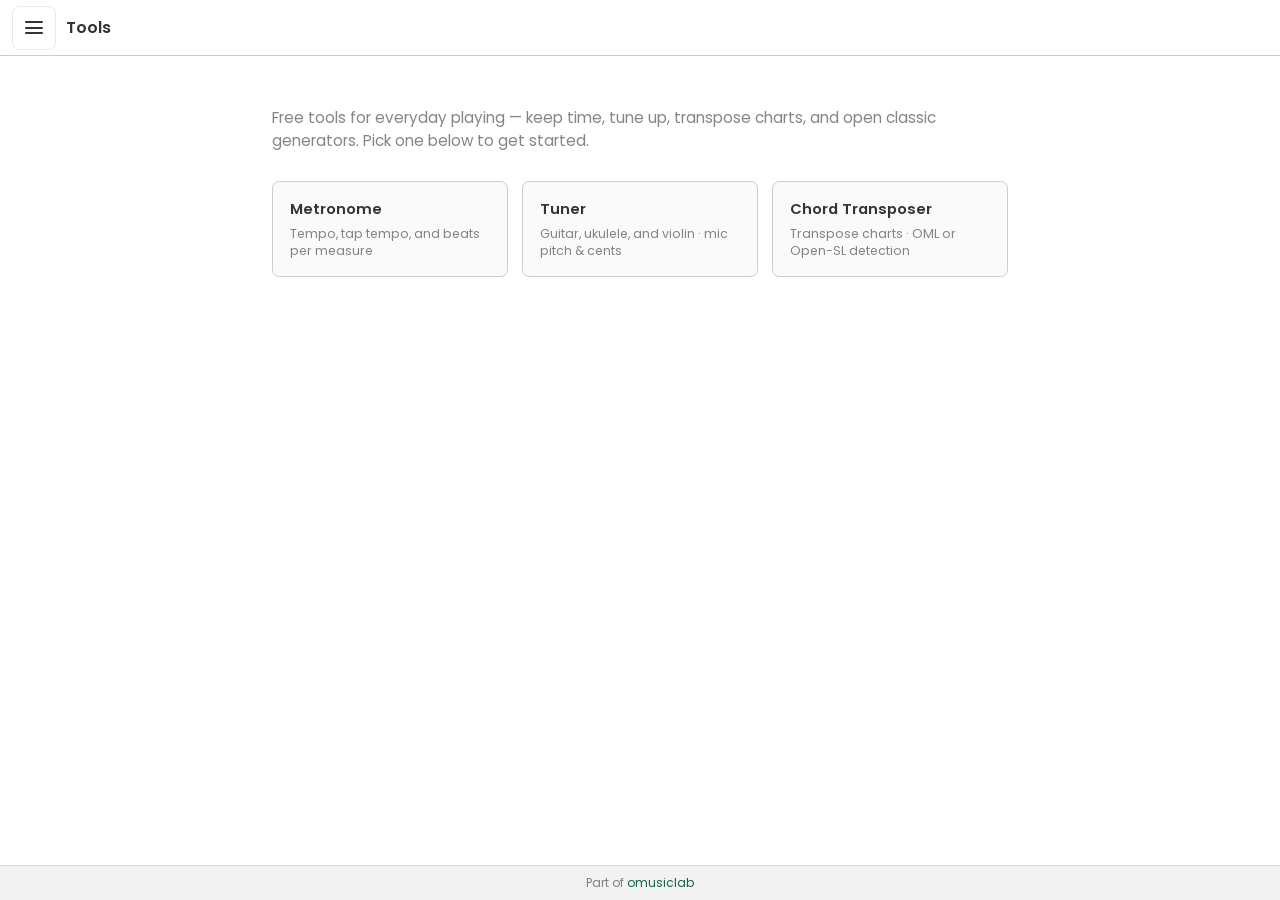
<file: index.html>
<!DOCTYPE html>
<html lang="en">
  <head>
    <meta charset="utf-8" />
    <meta name="viewport" content="width=device-width, initial-scale=1, viewport-fit=cover" />
    <meta name="theme-color" content="#106347" />
    <meta name="mobile-web-app-capable" content="yes" />
    <meta name="apple-mobile-web-app-capable" content="yes" />
    <meta name="apple-mobile-web-app-status-bar-style" content="default" />
    <meta name="apple-mobile-web-app-title" content="OML Tools" />
    <title>omusiclab tools</title>
    <link rel="icon" type="image/svg+xml" href="./shared/favicon.svg" />
    <link rel="apple-touch-icon" href="./shared/favicon.svg" />
    <link rel="manifest" href="./manifest.webmanifest" />
    <link rel="preconnect" href="https://fonts.googleapis.com" />
    <link rel="preconnect" href="https://fonts.gstatic.com" crossorigin />
    <link
      rel="stylesheet"
      href="https://fonts.googleapis.com/css2?family=Poppins:ital,wght@0,300;0,400;0,500;0,600;0,700&display=swap"
    />
    <link rel="stylesheet" href="./shared/omusiclab-theme.css" />
    <link rel="stylesheet" href="./shared/oml-hub.css" />
    <script defer>
      if (window.location.hostname.endsWith(".vercel.app")) {
        fetch("https://tools.omusiclab.com", { mode: "no-cors" })
          .then(function () {
            window.location.replace(
              "https://tools.omusiclab.com" + window.location.pathname
            );
          })
          .catch(function () {});
      }
    </script>
  </head>
  <body>
    <main id="body-container"></main>

    <footer>
      <p>
        Part of <a href="https://omusiclab-landingpage.vercel.app/" target="_blank" rel="noopener noreferrer">omusiclab</a>
      </p>
    </footer>

    <script defer src="./shared/oml-external-links.js"></script>
    <script defer src="./shared/oml-logo-mark.js"></script>
    <script defer src="./shared/oml-hub.js"></script>
  </body>
</html>
</file>
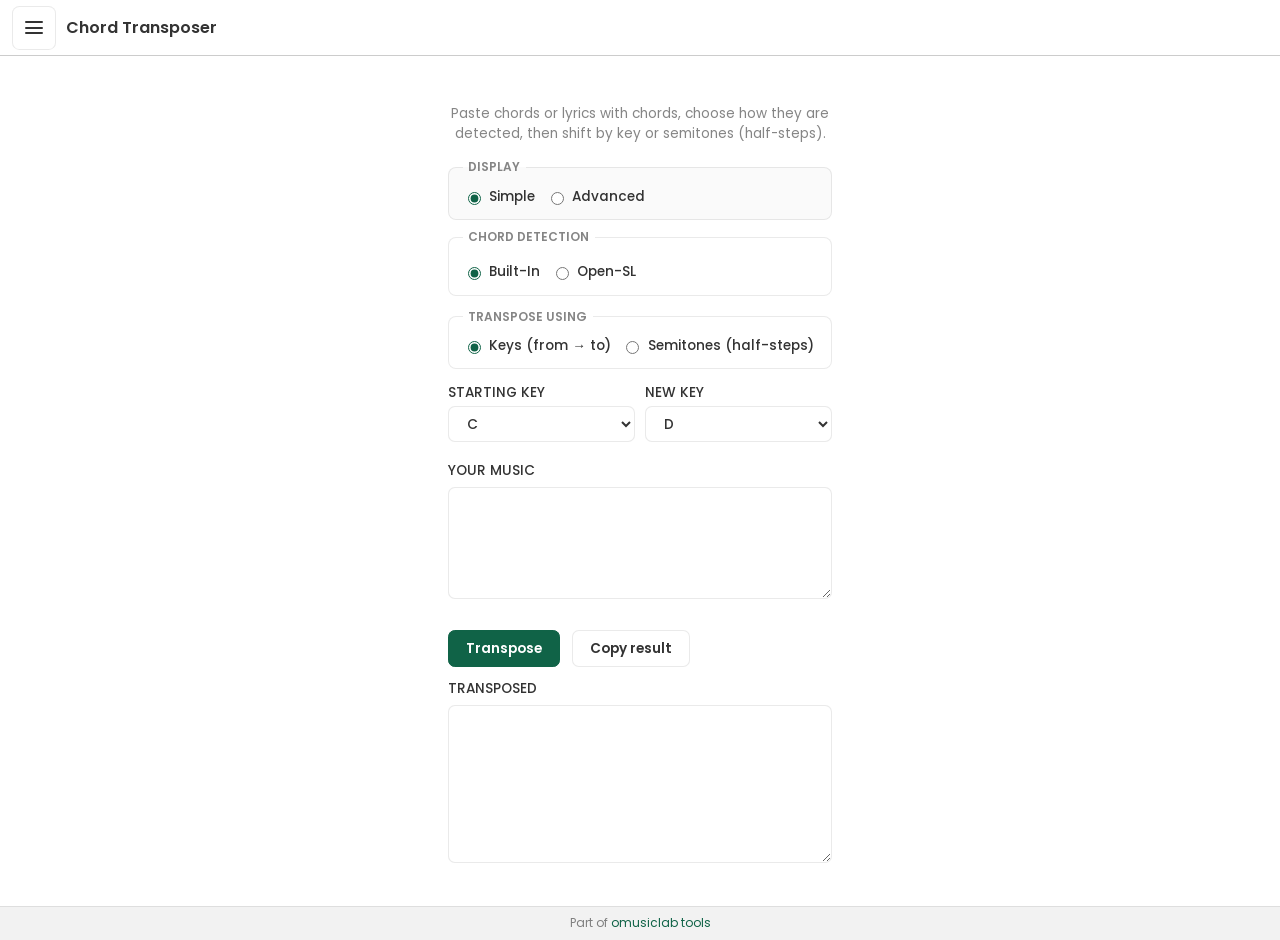
<file: virtual-chord-transposer/index.html>
<!DOCTYPE html>
<html lang="en">
  <head>
    <meta charset="utf-8" />
    <meta name="viewport" content="width=device-width, initial-scale=1" />
    <title>omusiclab | Chord Transposer</title>
    <link rel="icon" type="image/svg+xml" href="../shared/favicon.svg" />
    <link rel="preconnect" href="https://fonts.googleapis.com" />
    <link rel="preconnect" href="https://fonts.gstatic.com" crossorigin />
    <link
      rel="stylesheet"
      href="https://fonts.googleapis.com/css2?family=Poppins:ital,wght@0,300;0,400;0,500;0,600;0,700&display=swap"
    />
    <link rel="stylesheet" href="./styles.css" />
    <link rel="stylesheet" href="../shared/oml-hub.css" />
    <script defer src="../shared/oml-embed.js"></script>
  </head>
  <body class="transpose-view-simple transpose-simple-keys">
<main id="body-container" class="container-fluid">
      <h1 class="tool-title text-center">Chord Transposer</h1>
<p class="subtle text-center advanced-only">
        Pick a chord-detection engine below. The OML library ships with this site;
        <a href="https://github.com/Open-SL/Chords-Transposer" target="_blank" rel="noopener noreferrer">chords-transposer</a> can help
        on chord-only lines. Extensions after the root stay unchanged (maj9, m7b5, sus4/Eb, …).
      </p>
      <p class="subtle text-center simple-only">
        Paste chords or lyrics with chords, choose how they are detected, then shift by key or semitones (half-steps).
      </p>

      <fieldset class="view-mode-fieldset">
        <legend class="view-mode-legend">Display</legend>
        <div class="view-mode-toggle" role="radiogroup" aria-label="Display mode">
          <label class="view-mode-option">
            <input type="radio" name="transpose-view" value="simple" checked />
            Simple
          </label>
          <label class="view-mode-option">
            <input type="radio" name="transpose-view" value="advanced" />
            Advanced
          </label>
        </div>
      </fieldset>

      <fieldset class="engine-fieldset">
        <legend class="simple-method-legend">
          <span class="advanced-only">Chord detection engine</span>
          <span class="simple-only">Chord detection</span>
        </legend>
        <div class="simple-method-toggle" role="radiogroup" aria-label="Chord detection engine">
          <label class="view-mode-option">
            <input type="radio" name="transpose-engine" value="native" checked />
            <span class="simple-only">Built-In</span>
            <span class="advanced-only">omusiclab library (Built-In)</span>
          </label>
          <label class="view-mode-option">
            <input type="radio" name="transpose-engine" value="vendor" />
            <span class="simple-only">Open-SL</span>
            <span class="advanced-only"><a href="https://github.com/Open-SL/Chords-Transposer" target="_blank" rel="noopener noreferrer">chords-transposer (Open-SL)</a></span>
          </label>
        </div>
      </fieldset>

      <p class="hint advanced-only" id="lib-version"></p>

      <fieldset class="simple-method-fieldset simple-only">
        <legend class="simple-method-legend">Transpose using</legend>
        <div class="simple-method-toggle" role="radiogroup" aria-label="How to set the shift">
          <label class="view-mode-option">
            <input type="radio" name="simple-method" value="keys" checked />
            Keys (from → to)
          </label>
          <label class="view-mode-option">
            <input type="radio" name="simple-method" value="steps" />
            Semitones (half-steps)
          </label>
        </div>
      </fieldset>

      <div class="controls-grid keys-block">
        <div class="pair-keys">
          <div class="dropdown">
            <label for="key-from"><span class="advanced-only">From key</span><span class="simple-only">Starting key</span></label>
            <select id="key-from" aria-label="Starting key"></select>
          </div>
          <div class="dropdown">
            <label for="key-to"><span class="advanced-only">To key</span><span class="simple-only">New key</span></label>
            <select id="key-to" aria-label="New key"></select>
          </div>
        </div>
      </div>

      <div class="semitone-row steps-block">
        <label class="advanced-only" for="semitone-range">Semitones (−12 … +12)</label>
        <label class="simple-only" for="semitone-range">Semitones (half-steps) up or down</label>
        <input id="semitone-range" type="range" min="-12" max="12" value="2" step="1" />
        <div class="number-inline">
          <input id="semitone-input" type="number" min="-12" max="12" value="2" step="1" />
          <span class="subtle advanced-only">half-steps</span>
          <span class="subtle simple-only">semitones</span>
        </div>
      </div>

      <label class="checkbox-row advanced-only">
        <input type="checkbox" id="prefer-flats" />
        Prefer flat spellings (Eb vs D#)
      </label>

      <label class="field-label" for="song-input">Your music</label>
      <textarea id="song-input" class="oml-field" spellcheck="false"></textarea>

      <div class="actions">
        <button type="button" class="primary" id="transpose-btn">Transpose</button>
        <button type="button" class="ghost" id="copy-btn">Copy result</button>
      </div>

      <label class="field-label" for="song-output">Transposed</label>
      <textarea id="song-output" class="oml-field" spellcheck="false" readonly rows="7" aria-live="polite"></textarea>

    </main>

    <footer>
      <p>
        Part of <a href="../">omusiclab tools</a>
      </p>
    </footer>

    <script defer src="../shared/oml-external-links.js"></script>
    <script defer src="../shared/oml-logo-mark.js"></script>
    <script defer src="../shared/oml-hub.js"></script>
    <script src="../shared/oml-chord-transpose.js"></script>
    <script src="./engines/chords-transposer.min.js"></script>
    <script src="./engines/vendor-engine.js"></script>
    <script src="./transposer.js" defer></script>
    <script src="../shared/oml-embed-snippet.js" defer></script>
  </body>
</html>
</file>
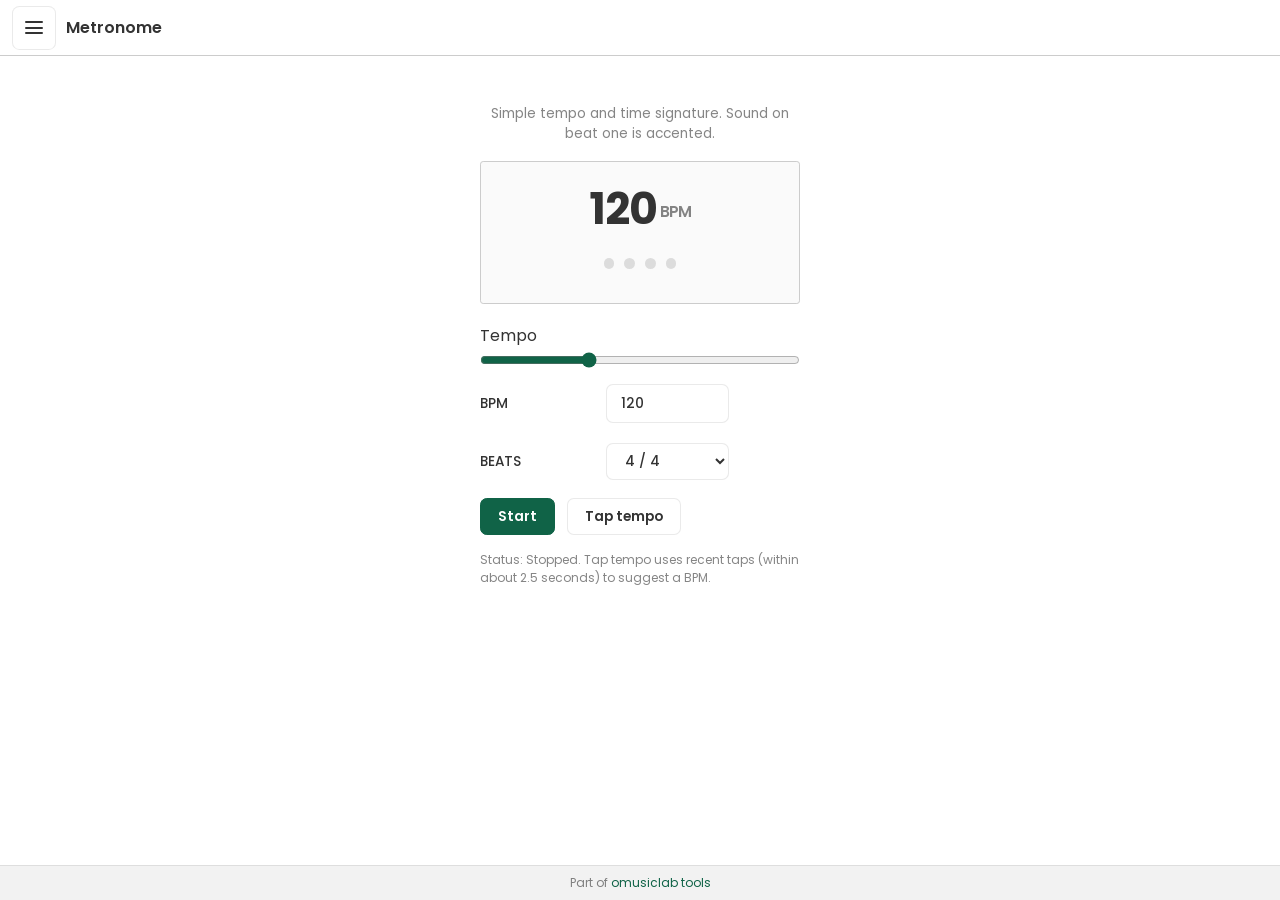
<file: virtual-metronome/index.html>
<!DOCTYPE html>
<html lang="en">
  <head>
    <meta charset="utf-8" />
    <meta name="viewport" content="width=device-width, initial-scale=1" />
    <title>omusiclab | Metronome</title>
    <link rel="icon" type="image/svg+xml" href="../shared/favicon.svg" />
    <link rel="preconnect" href="https://fonts.googleapis.com" />
    <link rel="preconnect" href="https://fonts.gstatic.com" crossorigin />
    <link
      rel="stylesheet"
      href="https://fonts.googleapis.com/css2?family=Poppins:ital,wght@0,300;0,400;0,500;0,600;0,700&display=swap"
    />
    <link rel="stylesheet" href="./styles.css" />
    <link rel="stylesheet" href="../shared/oml-hub.css" />
    <script defer src="../shared/oml-embed.js"></script>
  </head>
  <body>
<main id="body-container" class="container-fluid">
      <h1 class="tool-title text-center">Metronome</h1>
<p class="subtle text-center">Simple tempo and time signature. Sound on beat one is accented.</p>

      <div class="beat-panel" aria-live="polite">
        <div class="bpm-display" id="bpm-display"><span id="bpm-display-num">120</span><span class="unit">BPM</span></div>
        <div id="beat-dots" class="beat-dots"></div>
      </div>

      <label class="textbox" for="bpm-slider">
        <span>Tempo</span>
      </label>
      <input id="bpm-slider" type="range" min="30" max="300" value="120" step="1" aria-valuemin="30" aria-valuemax="300" />

      <div class="controls-row">
        <div class="textbox">
          <label for="bpm-input">BPM</label>
          <input id="bpm-input" type="number" min="30" max="300" value="120" inputmode="numeric" />
        </div>
        <div class="dropdown">
          <label for="beats-select">Beats</label>
          <select id="beats-select" aria-label="Beats per measure">
            <option value="2">2 / 4</option>
            <option value="3">3 / 4</option>
            <option value="4" selected>4 / 4</option>
          </select>
        </div>
      </div>

      <div class="actions">
        <button type="button" class="primary" id="toggle-btn">Start</button>
        <button type="button" class="ghost" id="tap-btn">Tap tempo</button>
      </div>

      <p class="hint">
        Status: <span id="running-label">Stopped</span>. Tap tempo uses recent taps (within about 2.5 seconds) to suggest a BPM.
      </p>
    </main>

    <footer>
      <p>
        Part of <a href="../">omusiclab tools</a>
      </p>
    </footer>

    <script defer src="../shared/oml-external-links.js"></script>
    <script defer src="../shared/oml-logo-mark.js"></script>
    <script defer src="../shared/oml-hub.js"></script>
    <script src="./metronome.js" defer></script>
    <script src="../shared/oml-embed-snippet.js" defer></script>
  </body>
</html>
</file>
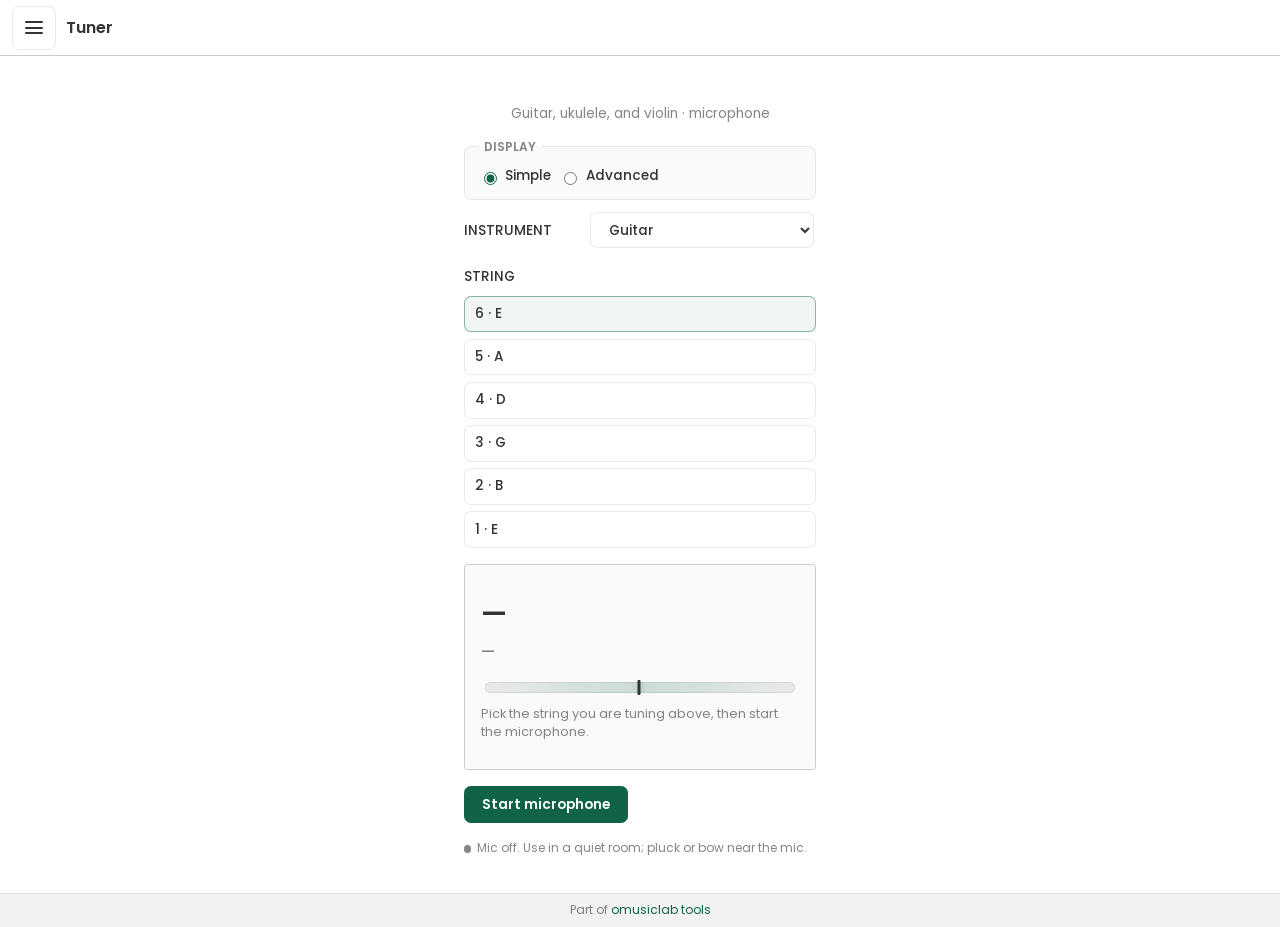
<file: virtual-tuner/index.html>
<!DOCTYPE html>
<html lang="en">
  <head>
    <meta charset="utf-8" />
    <meta name="viewport" content="width=device-width, initial-scale=1" />
    <title>omusiclab | Tuner</title>
    <link rel="icon" type="image/svg+xml" href="../shared/favicon.svg" />
    <link rel="preconnect" href="https://fonts.googleapis.com" />
    <link rel="preconnect" href="https://fonts.gstatic.com" crossorigin />
    <link
      rel="stylesheet"
      href="https://fonts.googleapis.com/css2?family=Poppins:ital,wght@0,300;0,400;0,500;0,600;0,700&display=swap"
    />
    <link rel="stylesheet" href="./styles.css" />
    <link rel="stylesheet" href="../shared/oml-hub.css" />
    <script defer src="../shared/oml-embed.js"></script>
  </head>
  <body class="tuner-view-simple">
<main id="body-container" class="container-fluid">
      <h1 class="tool-title text-center">Tuner</h1>
<p class="subtle text-center advanced-only" id="intro-line">
        Guitar, ukulele, and violin · microphone · equal temperament (A4 = 440 Hz)
      </p>
      <p class="subtle text-center simple-only" id="intro-line-simple">Guitar, ukulele, and violin · microphone</p>

      <fieldset class="view-mode-fieldset">
        <legend class="view-mode-legend">Display</legend>
        <div class="view-mode-toggle" role="radiogroup" aria-label="Display mode">
          <label class="view-mode-option">
            <input type="radio" name="view-mode" value="simple" checked />
            Simple
          </label>
          <label class="view-mode-option">
            <input type="radio" name="view-mode" value="advanced" />
            Advanced
          </label>
        </div>
      </fieldset>

      <div class="controls-row">
        <div class="dropdown">
          <label for="instrument-select">Instrument</label>
          <select id="instrument-select" aria-label="Instrument">
            <option value="guitar">Guitar</option>
            <option value="ukulele">Ukulele</option>
            <option value="violin">Violin</option>
          </select>
        </div>
      </div>

      <fieldset class="string-fieldset">
        <legend>String</legend>
        <div id="string-options" class="string-grid"></div>
      </fieldset>

      <div class="tuner-panel" aria-live="polite">
        <div class="freq-readout advanced-only"><span id="freq-value">—</span><span class="unit">Hz</span></div>
        <div class="note-readout" id="note-value">—</div>
        <div class="tuning-plain simple-only" id="tuning-plain">—</div>
        <div class="cents-line advanced-only" id="cents-value">—</div>

        <div class="meter-wrap">
          <div class="meter-labels advanced-only">
            <span>Flat</span>
            <span>In tune</span>
            <span>Sharp</span>
          </div>
          <div class="meter-track">
            <div id="meter-needle" class="meter-needle"></div>
          </div>
        </div>

        <p class="target-hint" id="target-hint"></p>
      </div>

      <div class="actions">
        <button type="button" class="primary" id="toggle-mic">Start microphone</button>
      </div>

      <p class="hint">
        <span id="status-dot" class="status-dot" aria-hidden="true"></span><span id="status-label">Mic off</span>.
        <span class="advanced-only">
          Use in a quiet room; pluck or bow near the mic. Needle shows cents vs the selected open string (±50¢ scale).
        </span>
        <span class="simple-only">Use in a quiet room; pluck or bow near the mic.</span>
      </p>
    </main>

    <footer>
      <p>
        Part of <a href="../">omusiclab tools</a>
      </p>
    </footer>

    <script defer src="../shared/oml-external-links.js"></script>
    <script defer src="../shared/oml-logo-mark.js"></script>
    <script defer src="../shared/oml-hub.js"></script>
    <script src="./tuner.js" defer></script>
    <script src="../shared/oml-embed-snippet.js" defer></script>
  </body>
</html>
</file>
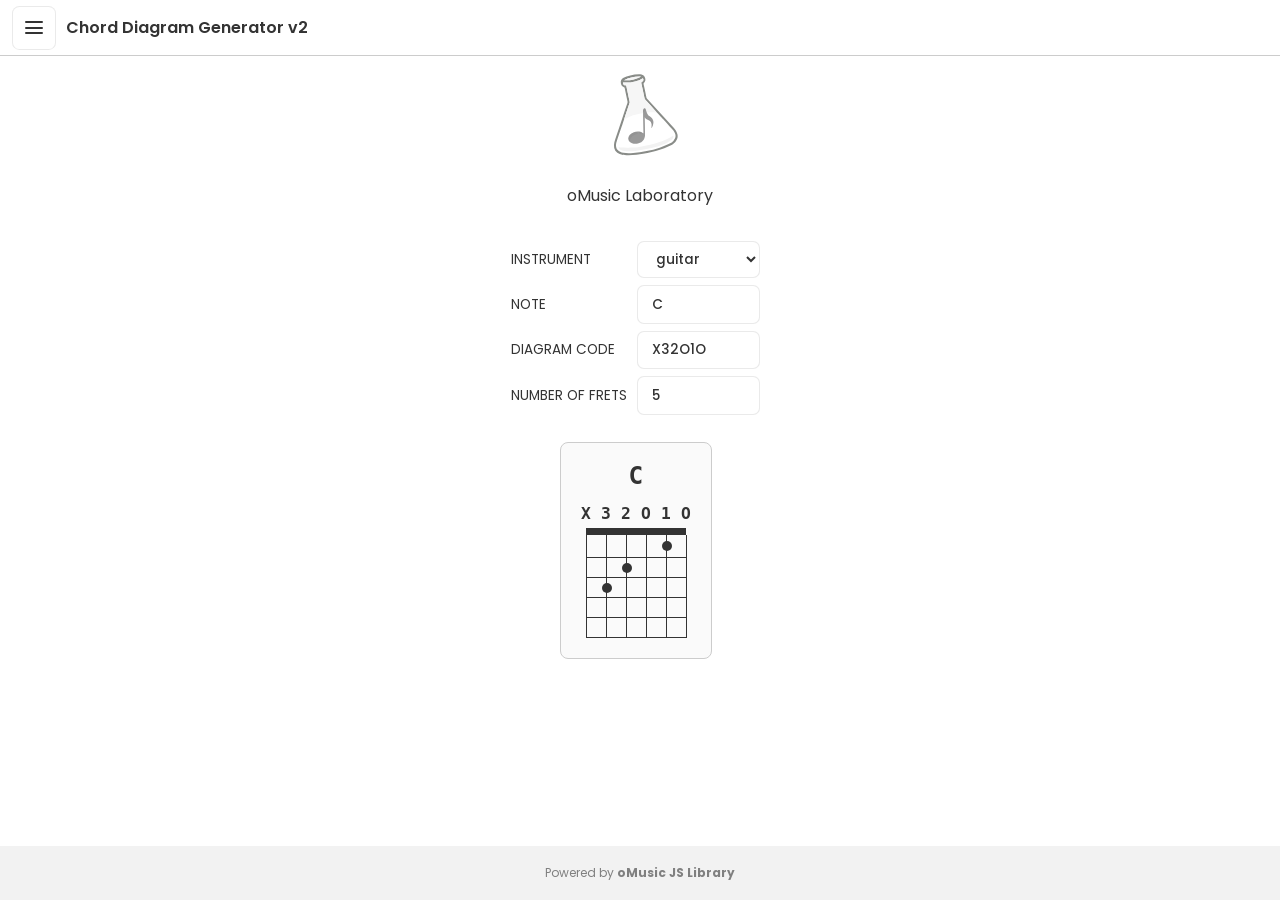
<file: legacy/chord-diagram-generator-v2/index.html>
<!doctype html>
<html lang="en">
<head>
    <meta charset="utf-8">
    <script src="../../shared/oml-legacy-frame.js"></script>
    <title>oMusic | Chord Diagram Generator</title>
<meta name="viewport" content="width=device-width, initial-scale=1">
    <link rel="icon" type="image/svg+xml" href="../../shared/favicon.svg">
    <link rel="profile" href="http://gmpg.org/xfn/11">
    <!-- HTML5 shim and Respond.js for IE8 support of HTML5 elements and media queries -->
    <!-- WARNING: Respond.js doesn't work if you view the page via file:// -->
    <!--[if lt IE 9]>
    <script src="//oss.maxcdn.com/html5shiv/3.7.2/html5shiv.min.js"></script>
    <script src="//oss.maxcdn.com/respond/1.4.2/respond.min.js"></script>
    <![endif]-->
    <meta property="fb:app_id" content="318138918776445" />
    <meta property="og:site_name" content="oMusic Laboratory"/>
    <meta property="og:title" content="Chord Diagram Generator"/>
    <meta property="og:description" content="A simple guitar & ukulele chord diagram generator."/>
    <meta property="og:url" content="https://diagrams.omusiclab.com/">
    <meta property="og:image" content="https://diagrams.omusiclab.com/thumb_screenshot.png">
    <meta property="og:image:alt" content="A simple guitar & ukulele chord diagram generator.">
    <link rel="stylesheet" href="./library/bootstrap-4-grid/grid.min.css">
    <link rel="stylesheet" href="./styles/css/master.css">
</head>
<body>
    <section id="body-container" class="container-fluid">
        <div class="row">
            <div class="col-md-12 text-center margin-bottom">
                <a href="https://omusiclab-landingpage.vercel.app/" target="_blank" rel="noopener noreferrer">
                    <img src="./styles/img/oMusic Laboratory Logo.svg" alt="oMusic Laboratory" class="site-logo">
                </a>
                <div>oMusic Laboratory</div>
            </div>
        </div>
        <div class="dropdown" data-type="text">
            <label for="dropdown">Instrument</label>
            <select id="instrument-selector"><option value="guitar">guitar</option><option value="ukulele">ukulele</option></select>
        </div>
        <div class="textbox">
            <label for="input">Note </label>
            <input type="text" id="chord_name" maxlength="10" value="C" />
        </div>
        <div class="textbox">
            <label for="input">Diagram Code </label>
            <input type="text" id="chord_code" value="X32O1O"/>
        </div>
        <div class="textbox">
            <label for="input">Number of frets </label>
            <input type="number" id="fret_count" max="7" min="4" placeholder="0" value="5"/>
        </div>
        <div id="chord-generator"></div> 
    </section>
    
    <footer>
        <p>Powered by <strong>oMusic JS Library</strong></p>
    </footer>
    <script type="text/javascript" src="./library/jquery/1.8.2/jquery.min.js?v=1.1.0"></script>
    <script type="text/javascript" src="./library/html2canvas/html2canvas.js?v=1.1.0"></script>
    <script type="text/javascript" src="./styles/js/chords/chords.js?v=1.5.0"></script>
    <script src="../../shared/oml-external-links.js"></script>
</body>
</html>
</file>
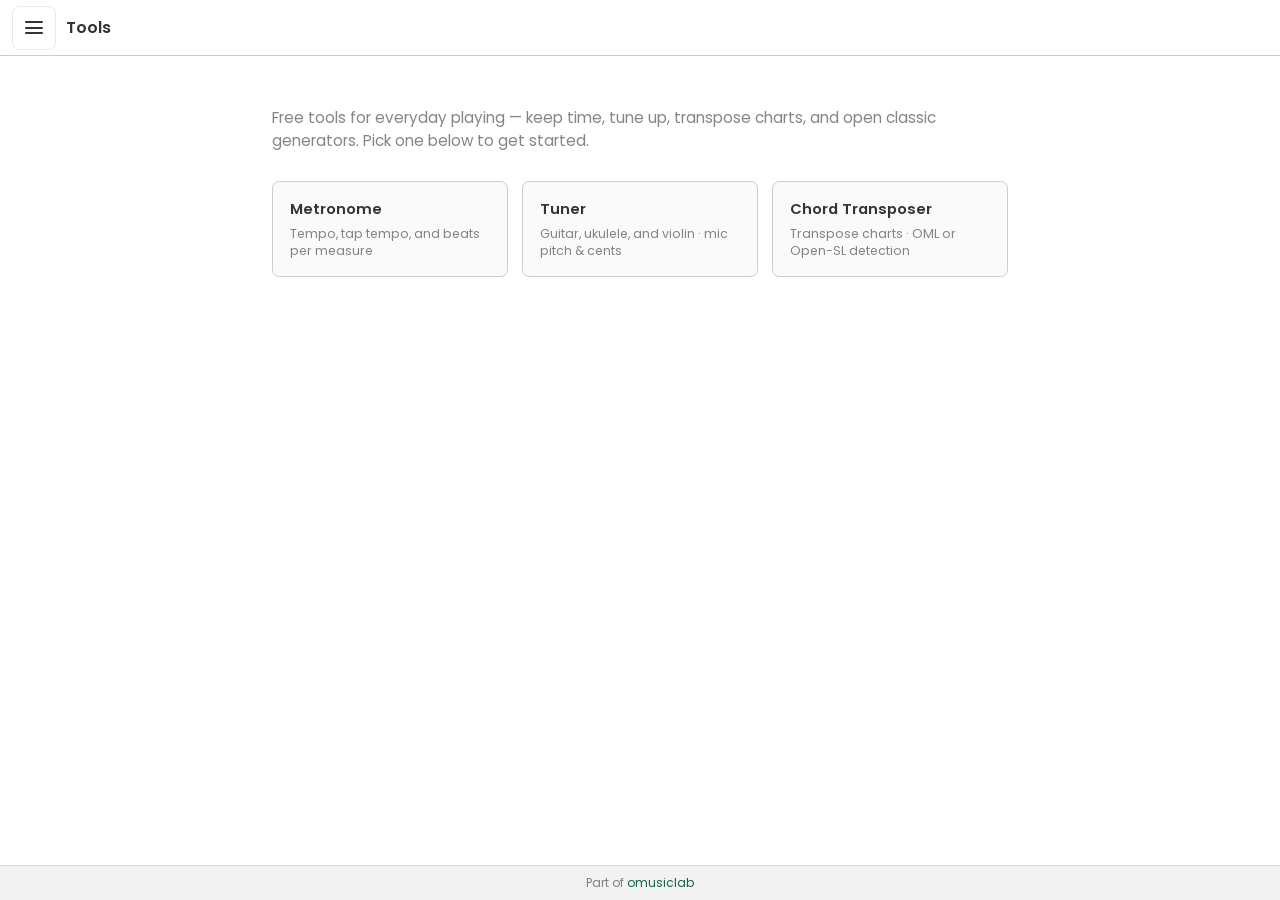
<file: legacy/chord-diagram-generator/index.html>
<!DOCTYPE html>
<html lang="en">
  <head>
    <meta charset="utf-8" />
    <meta name="viewport" content="width=device-width, initial-scale=1" />
    <link rel="icon" type="image/svg+xml" href="../../shared/favicon.svg" />
    <title>Redirecting to Chord Diagram Generator…</title>
    <script>
      if (window.top === window.self) {
        location.replace(new URL("../../", location.href).href);
      } else {
        location.replace("https://musictools.chiedimla.com/chord-diagram-generator/");
      }
    </script>
  </head>
  <body>
    <p>
      <a href="https://musictools.chiedimla.com/chord-diagram-generator/" target="_blank" rel="noopener noreferrer"
        >Continue to Chord Diagram Generator</a
      >
    </p>
  </body>
</html>
</file>
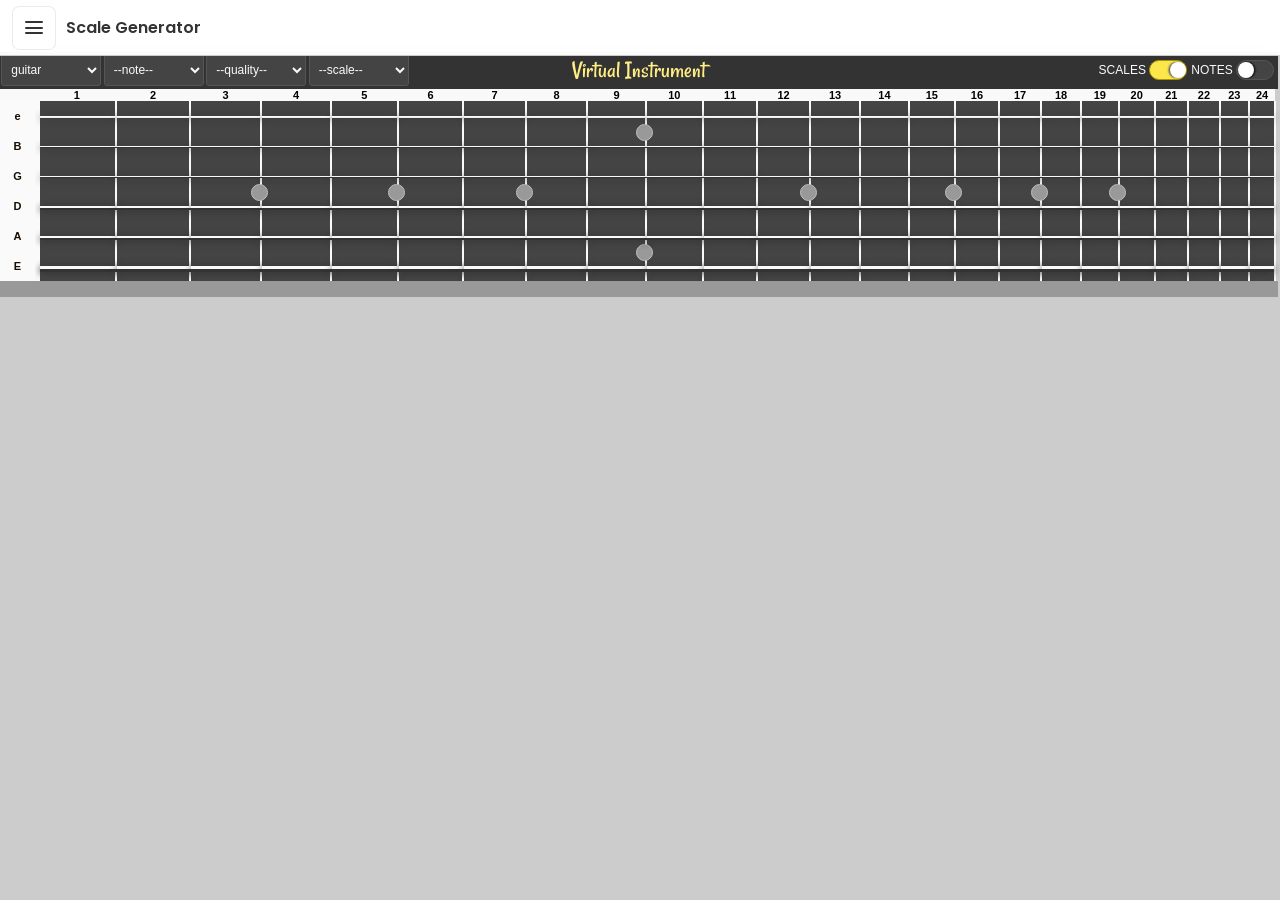
<file: legacy/scale-generator/index.html>
<!doctype html>
<html lang="en">
<head>
  <meta charset="utf-8">
  <script src="../../shared/oml-legacy-frame.js"></script>
  <title>Music Tools | Virtual String Instrument</title>
<meta name="viewport" content="width=device-width, initial-scale=1">
  <link rel="icon" type="image/svg+xml" href="../../shared/favicon.svg">
  <link rel="profile" href="http://gmpg.org/xfn/11">
  	<!-- HTML5 shim and Respond.js for IE8 support of HTML5 elements and media queries -->
  	<!-- WARNING: Respond.js doesn't work if you view the page via file:// -->
  	<!--[if lt IE 9]>
  	<script src="https://oss.maxcdn.com/html5shiv/3.7.2/html5shiv.min.js"></script>
  	<script src="https://oss.maxcdn.com/respond/1.4.2/respond.min.js"></script>
  	<![endif]-->
  	<meta property="fb:app_id" content="318138918776445" />
    <meta property="og:site_name" content="Chie Dimla Music Tools"/>
    <meta property="og:title" content="Scale Generator"/>
    <meta property="og:description" content="Virtual Instrument, Guitar & Ukulele Scale Generator"/>
    <meta property="og:url" content="https://musictools.chiedimla.com/scale-generator/">
    <meta property="og:image" content="https://musictools.chiedimla.com/scale-generator/thumb_screenshot.png">
    <meta property="og:image:alt" content="Virtual Instrument, Guitar and Ukulele Scale Generator">
    <meta property="og:type" content="website"/>
    <link rel="stylesheet" href="css/themes/style.css?v=1.0.0">
    <script type="text/javascript" src="library/jquery/1.8.2/jquery.min.js?v=1.0.0"></script>
    <link rel="stylesheet" href="css/instrument.css?v=1.3.0">
    <link rel="stylesheet" href="css/themes/components.css?v=1.0.0">
    <script type="text/javascript" src="js/chordshapelogic.js?v=1.2.0"></script>
    <script type="text/javascript" src="js/instrument.js?v=1.1.0"></script>
    <script type="text/javascript" src="css/themes/components.js?v=1.0.0"></script>
    
    
    <script type="text/javascript">
    $(document).ready(function() {
        // force to hide watermark
        $('footer + div').css({'display':'none !important'});
        $('footer + div').remove();
    });
    </script>
    <style>
        .section-title {
            font-size: 2em;
            padding: 2em;
        }
        #Ads p {
            margin-bottom: 30px;
        }
        #Ads a img {
            -webkit-transition: .2s;
            -moz-transition: .2s;
            -ms-transition: .2s;
            transition: .2s;
        }
        #Ads a img:hover {
            transform: scale(1.5);
        }
        #Ads a img:active {
            transform: scale(1.7);
        }
        #Ads {
            width: 75%;
            margin: auto;
        }
        #Ads.small {
            max-width: 400px;
        }
        #Ads.large {
            width: auto;
            max-width: 1080px;
        }
        #Ads tbody tr:nth-child(odd) {
            background-color: #f5f5f5;
        }
        #Ads tbody tr:nth-child(even) {
            background-color: #efefef;
        }
        #Ads th {
            width: 30%;
            color: #125272;
            background-color: #ffffff;
        }
        #Ads tbody th {
            font-size: .75em;
        }
        #Ads, #Ads th, #Ads td {
            border: 1px solid #cccccc;
            border-collapse: collapse;
            padding: 2em;
            font-size: 90%;
        }
        #Ads.small, #Ads.small th, #Ads.small td {
            padding: 1em;
        }
    </style>
</head>
<body>
<div id="VS_Instrument" class="theme yellow"></div>
<!--<div>-->
<!--    <h2 class="section-title">Want to access more Guitar & Ukulele tools here?</h2>-->
<!--    <table id="Ads">-->
<!--        <tbody>-->
<!--            <tr>-->
<!--                <td>-->
<!--                    <p>Try this latest tabs generator module! Just click the image below to access.</p>-->
<!--                    <a href="https://tabs.omusiclab.com/" target="__blank">-->
<!--                        <img src="https://tabs.omusiclab.com/screenshot.jpg" width="500px" height="auto">-->
<!--                    </a>-->
<!--                </td>-->
<!--                <td>-->
<!--                    <p>Try this latest tabs generator module! Just click the image below to access.</p>-->
<!--                    <a href="https://omusiclab.com/" target="__blank">-->
<!--                        <img src="https://omusiclab.com/assets/img/oMusic-piano-featured-image.jpg" width="500px" height="auto">-->
<!--                    </a>-->
<!--                </td>-->
<!--            </tr>-->
<!--        </tbody>-->
<!--    </table>-->
    
<!--</div>-->
<footer></footer>
<script src="../../shared/oml-external-links.js"></script>

</body>
</html>
</file>
<file: shared/omusiclab-theme.css>
/* omusiclab tools shared theme — load Poppins via <link> in HTML (avoids CSS @import blocking) */

:root {
  --oml-text: #333333;
  --oml-muted: rgba(51, 51, 51, 0.6);
  --oml-border: rgba(51, 51, 51, 0.1);
  --oml-panel: #fafafa;
  --oml-edge: #cccccc;
  --oml-accent-text: #106347;
  --oml-accent-focus: rgba(16, 99, 71, 0.35);
  --oml-accent-glow: rgba(16, 99, 71, 0.25);
  --oml-accent-soft-bg: rgba(16, 99, 71, 0.06);
  --oml-accent-ring: rgba(16, 99, 71, 0.45);
  --oml-accent-meter: rgba(16, 99, 71, 0.2);
  --oml-accent-meter-strong: rgba(16, 99, 71, 0.28);
  --oml-footer: #f2f2f2;
}

*,
*::before,
*::after {
  box-sizing: border-box;
}

html {
  -webkit-text-size-adjust: 100%;
  height: 100%;
}

body {
  margin: 0;
  padding: 0;
  min-height: 100%;
  min-height: 100vh;
  display: flex;
  flex-direction: column;
  font-family: "Poppins", sans-serif;
  background-color: #fff;
  color: var(--oml-text);
  font-size: 16px;
  line-height: 1.5;
}

a {
  color: var(--oml-accent-text);
  text-decoration: none;
  transition: opacity 0.2s;
}

a:hover {
  opacity: 0.85;
}

.text-center {
  text-align: center;
}

#body-container {
  flex: 1 1 auto;
  width: 100%;
  max-width: 22rem;
  margin: 0 auto;
  padding: 1.25rem 1rem 1.5rem;
}

.textbox label,
.dropdown label {
  display: inline-block;
  width: 9em;
  color: var(--oml-text);
  font-size: 0.85em;
  text-transform: uppercase;
  font-weight: 500;
  line-height: 3em;
}

.textbox label::after,
.dropdown label::after {
  content: " ";
}

input[type="number"],
input[type="text"],
select {
  margin: 0 0 0.5em;
  padding: 0.5em 1em;
  border: 1px solid var(--oml-border);
  font-family: "Poppins", sans-serif;
  color: var(--oml-text);
  font-size: 0.85em;
  font-weight: 500;
  background-color: #fff;
  border-radius: 0.5em;
  line-height: 1.7em;
  width: 9em;
  box-shadow: inset 0 0 2px -2px rgba(0, 0, 0, 0.5);
  transition: background-color 0.2s, border-color 0.2s;
}

input:hover,
input:focus,
select:hover,
select:focus {
  background-color: #fff;
  outline: none;
}

input:focus,
select:focus {
  border-color: var(--oml-accent-focus);
}

footer {
  flex-shrink: 0;
  background-color: var(--oml-footer);
  color: var(--oml-muted);
  padding: 0.65em 1rem;
  font-size: 0.75em;
  text-align: center;
  border-top: 1px solid var(--oml-border);
}

footer p {
  margin: 0;
}

footer strong {
  color: var(--oml-text);
  font-weight: 600;
}

.tool-title {
  font-size: 1.25rem;
  font-weight: 600;
  margin: 0.25rem 0 0.5rem;
  color: var(--oml-text);
}

.subtle {
  font-size: 0.85em;
  color: var(--oml-muted);
  margin-top: 0.25rem;
}

/* Embed mode: header hidden by default; footer always shown */
html.oml-embed-pending:not(.oml-embed-show-header) .tool-title,
html.oml-embed-pending:not(.oml-embed-show-header) .subtle,
body.oml-embed:not(.oml-embed-show-header) .tool-title,
body.oml-embed:not(.oml-embed-show-header) .subtle {
  display: none;
}

body.oml-embed {
  min-height: auto;
  overflow: visible;
}

html.oml-embed-pending,
html.oml-embed-pending body {
  overflow: visible;
}

body.oml-embed #body-container {
  padding-bottom: 0.5rem;
}

body.oml-embed .oml-embed-dialog,
body.oml-embed .oml-embed-open,
body.oml-embed .oml-embed-footer-sep {
  display: none;
}

.oml-embed-open {
  font: inherit;
  font-size: inherit;
  color: var(--oml-accent-text);
  background: none;
  border: none;
  padding: 0;
  margin: 0;
  cursor: pointer;
  text-decoration: none;
}

.oml-embed-open:hover {
  opacity: 0.85;
  text-decoration: underline;
}

.oml-embed-open:focus-visible {
  outline: 2px solid var(--oml-accent-text);
  outline-offset: 2px;
  border-radius: 0.15em;
}

footer .oml-embed-footer-sep {
  color: var(--oml-muted);
}

.oml-embed-dialog {
  border: none;
  border-radius: 0.65em;
  padding: 0;
  width: min(22rem, calc(100vw - 2rem));
  max-width: calc(100vw - 2rem);
  max-height: calc(100vh - 2rem);
  overflow: auto;
  background: #fff;
  color: var(--oml-text);
  box-shadow: 0 16px 48px rgba(0, 0, 0, 0.18);
}

.oml-embed-dialog::backdrop {
  background: rgba(51, 51, 51, 0.45);
}

.oml-embed-panel {
  padding: 1.25rem 1.25rem 1rem;
  margin: 0;
}

.oml-embed-dialog-header {
  display: flex;
  align-items: flex-start;
  justify-content: space-between;
  gap: 0.75rem;
  margin-bottom: 0.15rem;
}

.oml-embed-close {
  flex-shrink: 0;
  width: 1.75rem;
  height: 1.75rem;
  margin: -0.15rem -0.15rem 0 0;
  padding: 0;
  border: none;
  border-radius: 0.35em;
  background: transparent;
  color: var(--oml-muted);
  font-size: 1.35rem;
  line-height: 1;
  cursor: pointer;
  transition: background 0.2s, color 0.2s;
}

.oml-embed-close:hover {
  background: var(--oml-panel);
  color: var(--oml-text);
}

.oml-embed-close:focus-visible {
  outline: 2px solid var(--oml-accent-text);
  outline-offset: 2px;
}

.oml-embed-heading {
  font-size: 0.95rem;
  font-weight: 600;
  margin: 0 0 0.35rem;
  color: var(--oml-text);
}

.oml-embed-lead {
  font-size: 0.8rem;
  color: var(--oml-muted);
  margin: 0 0 0.85rem;
  line-height: 1.45;
}

.oml-embed-options {
  display: flex;
  flex-wrap: wrap;
  gap: 0.85rem 1.25rem;
  margin-bottom: 0.85rem;
}

.oml-embed-option {
  display: flex;
  align-items: center;
  gap: 0.5rem;
  font-size: 0.8rem;
  color: var(--oml-text);
}

.oml-embed-option-label {
  font-weight: 500;
}

.oml-embed-option input[type="color"] {
  width: 2.25rem;
  height: 2rem;
  padding: 0;
  border: 1px solid var(--oml-border);
  border-radius: 0.35em;
  background: #fff;
  cursor: pointer;
}

.oml-embed-checkbox input {
  width: auto;
  margin: 0;
}

.oml-embed-code-label {
  display: block;
  font-size: 0.75rem;
  font-weight: 500;
  text-transform: uppercase;
  letter-spacing: 0.03em;
  color: var(--oml-muted);
  margin-bottom: 0.35rem;
}

.oml-embed-code {
  width: 100%;
  height: 2.25rem;
  min-height: 0;
  margin: 0 0 0.65rem;
  padding: 0.5rem 0.75rem;
  border: 1px solid var(--oml-border);
  border-radius: 0.5em;
  font-family: ui-monospace, SFMono-Regular, Menlo, Monaco, Consolas, monospace;
  font-size: 0.72rem;
  line-height: 1.25;
  color: var(--oml-text);
  background: var(--oml-panel);
  resize: none;
  white-space: nowrap;
  overflow-x: auto;
  overflow-y: hidden;
}

.oml-embed-copy {
  font-family: "Poppins", sans-serif;
  font-size: 0.8rem;
  font-weight: 600;
  padding: 0.5em 1em;
  border-radius: 0.5em;
  cursor: pointer;
  border: 1px solid var(--oml-border);
  background: #fff;
  color: var(--oml-text);
  transition: background 0.2s;
}

.oml-embed-copy:hover {
  background: var(--oml-panel);
}

.oml-embed-copy:focus-visible {
  outline: 2px solid var(--oml-accent-text);
  outline-offset: 2px;
}
</file>
<file: shared/oml-hub.css>
/* Hub app shell — hamburger drawer nav + bottom tabs on small screens */

:root {
  --oml-panel-w: min(17.5rem, 88vw);
  --oml-mobile-header-h: 3.25rem;
  --oml-bottom-nav-h: 3.75rem;
  --oml-hub-shadow-sm: rgba(0, 0, 0, 0.06);
  --oml-hub-shadow-md: rgba(0, 0, 0, 0.12);
  --oml-hub-shadow-lg: rgba(0, 0, 0, 0.18);
  --oml-hub-hover-soft: var(--oml-accent-soft-bg);
  --oml-hub-tab-active-bg: rgba(16, 99, 71, 0.08);
  --oml-safe-bottom: env(safe-area-inset-bottom, 0px);
  --oml-safe-top: env(safe-area-inset-top, 0px);
  --oml-drawer-ease: cubic-bezier(0.32, 0.72, 0, 1);
}

body.oml-has-hub {
  display: block;
  min-height: 100vh;
}

body.oml-hub-nav-open {
  overflow: hidden;
}

.oml-hub-shell {
  min-height: 100vh;
  min-height: 100dvh;
  width: 100%;
  background: #fff;
}

/* ── App header ── */

.oml-hub-mobile-header {
  position: fixed;
  top: 0;
  left: 0;
  right: 0;
  z-index: 180;
  display: flex;
  align-items: center;
  gap: 0.65rem;
  min-height: var(--oml-mobile-header-h);
  padding: calc(0.35rem + var(--oml-safe-top)) 0.75rem 0.35rem;
  border-bottom: 1px solid var(--oml-edge);
  background: rgba(255, 255, 255, 0.96);
  backdrop-filter: blur(10px);
  -webkit-backdrop-filter: blur(10px);
}

.oml-hub-mobile-title {
  flex: 1;
  min-width: 0;
  margin: 0;
  font-size: 1rem;
  font-weight: 600;
  color: var(--oml-text);
  white-space: nowrap;
  overflow: hidden;
  text-overflow: ellipsis;
}

/* ── Hamburger icon ── */

.oml-hub-menu-icon {
  position: relative;
  display: block;
  width: 1.15rem;
  height: 0.85rem;
}

.oml-hub-menu-bar {
  position: absolute;
  left: 0;
  right: 0;
  height: 2px;
  border-radius: 1px;
  background: currentColor;
  transition:
    transform 0.28s var(--oml-drawer-ease),
    opacity 0.2s ease,
    top 0.28s var(--oml-drawer-ease);
}

.oml-hub-menu-bar:nth-child(1) {
  top: 0;
}

.oml-hub-menu-bar:nth-child(2) {
  top: calc(50% - 1px);
}

.oml-hub-menu-bar:nth-child(3) {
  top: calc(100% - 2px);
}

.oml-hub-menu-btn--open .oml-hub-menu-bar:nth-child(1) {
  top: calc(50% - 1px);
  transform: rotate(45deg);
}

.oml-hub-menu-btn--open .oml-hub-menu-bar:nth-child(2) {
  opacity: 0;
  transform: scaleX(0.4);
}

.oml-hub-menu-btn--open .oml-hub-menu-bar:nth-child(3) {
  top: calc(50% - 1px);
  transform: rotate(-45deg);
}

/* ── Slide-in nav panel ── */

.oml-hub-sidebar,
.oml-hub-nav-panel {
  position: fixed;
  top: 0;
  left: 0;
  bottom: 0;
  width: var(--oml-panel-w);
  max-width: 100%;
  background: #fff;
  border-right: 1px solid var(--oml-edge);
  border-radius: 0 0.85rem 0.85rem 0;
  padding: 0.85rem 0;
  padding-top: calc(0.85rem + var(--oml-safe-top));
  box-shadow: 8px 0 32px var(--oml-hub-shadow-lg);
  z-index: 220;
  display: flex;
  flex-direction: column;
  visibility: hidden;
  transform: translateX(calc(-100% - 0.5rem));
  transition:
    transform 0.34s var(--oml-drawer-ease),
    visibility 0.34s step-end;
}

.oml-hub-shell--nav-open .oml-hub-sidebar {
  visibility: visible;
  transform: translateX(0);
  transition:
    transform 0.34s var(--oml-drawer-ease),
    visibility 0s step-start;
}

.oml-hub-drawer-backdrop {
  position: fixed;
  inset: 0;
  z-index: 210;
  border: 0;
  padding: 0;
  margin: 0;
  background: rgba(15, 23, 20, 0.38);
  backdrop-filter: blur(3px);
  -webkit-backdrop-filter: blur(3px);
  opacity: 0;
  pointer-events: none;
  cursor: default;
  transition: opacity 0.3s ease;
}

.oml-hub-shell--nav-open .oml-hub-drawer-backdrop {
  opacity: 1;
  pointer-events: auto;
}

.oml-hub-sidebar-head {
  display: flex;
  align-items: center;
  justify-content: space-between;
  gap: 0.5rem;
  padding: 0.5rem 0.85rem 0.85rem;
  border-bottom: 1px solid var(--oml-border);
  margin-bottom: 0.35rem;
  flex-shrink: 0;
}

.oml-hub-drawer-close {
  display: inline-grid;
}

.oml-hub-close-icon {
  position: relative;
  display: block;
  width: 1rem;
  height: 1rem;
}

.oml-hub-close-icon span {
  position: absolute;
  top: 50%;
  left: 0;
  right: 0;
  height: 2px;
  margin-top: -1px;
  border-radius: 1px;
  background: currentColor;
  transition: transform 0.25s var(--oml-drawer-ease);
}

.oml-hub-close-icon span:first-child {
  transform: rotate(45deg);
}

.oml-hub-close-icon span:last-child {
  transform: rotate(-45deg);
}

.oml-hub-drawer-close:hover .oml-hub-close-icon span:first-child {
  transform: rotate(45deg) scaleX(1.08);
}

.oml-hub-drawer-close:hover .oml-hub-close-icon span:last-child {
  transform: rotate(-45deg) scaleX(1.08);
}

.oml-hub-sidebar-brand {
  min-width: 0;
  flex: 1;
  padding-left: 0.05rem;
}

.oml-hub-brand {
  display: block;
  text-decoration: none;
}

.oml-hub-brand:hover {
  opacity: 1;
}

.oml-logo-mark {
  display: block;
  width: 7.5rem;
  height: auto;
  max-width: 100%;
  flex-shrink: 0;
}

.oml-logo-mark__ink {
  fill: var(--oml-text);
}

.oml-logo-mark__accent {
  fill: var(--oml-accent-text);
}

.oml-hub-sidebar-head .oml-hub-icon-btn {
  margin-right: -0.05rem;
}

.oml-hub-icon-btn {
  width: 2.75rem;
  height: 2.75rem;
  min-width: 2.75rem;
  min-height: 2.75rem;
  padding: 0;
  display: inline-grid;
  place-items: center;
  border: 1px solid var(--oml-border);
  border-radius: 0.55em;
  background: #fff;
  color: var(--oml-text);
  cursor: pointer;
  font-family: inherit;
  line-height: 0;
  flex-shrink: 0;
  transition: background 0.2s ease, border-color 0.2s ease, color 0.2s ease, transform 0.15s ease;
}

.oml-hub-menu-btn:active {
  transform: scale(0.96);
}

@media (prefers-reduced-motion: reduce) {
  .oml-hub-menu-bar,
  .oml-hub-close-icon span,
  .oml-hub-icon-btn,
  .oml-hub-sidebar,
  .oml-hub-drawer-backdrop,
  .oml-hub-nav {
    transition: none;
    animation: none !important;
  }
}

.oml-hub-icon-btn:hover {
  background: var(--oml-panel);
  border-color: var(--oml-accent-focus);
}

.oml-hub-icon-btn:focus-visible {
  outline: 2px solid var(--oml-accent-text);
  outline-offset: 2px;
}

.oml-hub-nav {
  flex: 1;
  min-height: 0;
  overflow-y: auto;
  padding: 0.35rem 0.5rem 0.75rem;
  -webkit-overflow-scrolling: touch;
}

.oml-hub-sidebar-footer {
  flex-shrink: 0;
  margin-top: auto;
  padding: 0.75rem 0.85rem calc(0.85rem + var(--oml-safe-bottom));
  border-top: 1px solid var(--oml-border);
}

.oml-hub-sidebar-footer p {
  margin: 0;
  font-size: 0.72rem;
  line-height: 1.4;
  color: var(--oml-muted);
  text-align: center;
}

.oml-hub-shell--nav-open .oml-hub-nav {
  animation: oml-hub-panel-content-in 0.38s var(--oml-drawer-ease) 0.06s backwards;
}

@keyframes oml-hub-panel-content-in {
  from {
    opacity: 0;
    transform: translateX(-0.65rem);
  }
  to {
    opacity: 1;
    transform: translateX(0);
  }
}

.oml-hub-nav[aria-label="Primary"] {
  display: flex;
  flex-direction: column;
}

.oml-hub-section {
  margin-top: 0.35rem;
}

.oml-hub-section-label {
  margin: 0.35rem 0.75rem 0.25rem;
  font-size: 0.68rem;
  font-weight: 600;
  letter-spacing: 0.06em;
  text-transform: uppercase;
  color: var(--oml-muted);
}

.oml-hub-link--external {
  justify-content: space-between;
}

.oml-hub-external-icon {
  flex-shrink: 0;
  width: 0.9rem;
  height: 0.9rem;
  margin-left: auto;
  opacity: 0.72;
}

.oml-hub-link--external:hover .oml-hub-external-icon,
.oml-hub-link--external[aria-current="page"] .oml-hub-external-icon {
  opacity: 1;
}

.oml-hub-visually-hidden {
  position: absolute;
  width: 1px;
  height: 1px;
  padding: 0;
  margin: -1px;
  overflow: hidden;
  clip: rect(0, 0, 0, 0);
  white-space: nowrap;
  border: 0;
}

.oml-hub-link,
.oml-hub-nav-btn {
  display: flex;
  align-items: center;
  gap: 0.5rem;
  width: 100%;
  min-height: 2.75rem;
  padding: 0.55rem 0.75rem;
  margin: 0.1rem 0;
  font-size: 0.875rem;
  font-weight: 500;
  color: var(--oml-text);
  border: 0;
  border-left: 3px solid transparent;
  border-radius: 0 0.45rem 0.45rem 0;
  background: transparent;
  font-family: inherit;
  cursor: pointer;
  text-align: left;
  text-decoration: none;
  box-sizing: border-box;
  transition: background 0.15s ease, color 0.15s ease, border-color 0.15s ease, transform 0.15s ease;
}

.oml-hub-link:active,
.oml-hub-nav-btn:active {
  transform: scale(0.985);
}

.oml-hub-link:hover,
.oml-hub-nav-btn:hover {
  opacity: 1;
  background: var(--oml-hub-hover-soft);
  text-decoration: none;
  color: var(--oml-text);
}

.oml-hub-link[aria-current="page"],
.oml-hub-nav-btn.is-active {
  border-left-color: var(--oml-accent-text);
  background: var(--oml-hub-tab-active-bg);
  color: var(--oml-accent-text);
}

.oml-hub-disclosure {
  margin-top: 0.15rem;
}

.oml-hub-disclosure-toggle {
  justify-content: space-between;
}

.oml-hub-disclosure-toggle.is-open {
  background: var(--oml-hub-hover-soft);
}

.oml-hub-disclosure-chevron {
  flex-shrink: 0;
  margin-left: auto;
  opacity: 0.72;
  transition: transform 0.2s ease;
}

.oml-hub-disclosure-chevron.is-open {
  transform: rotate(90deg);
}

.oml-hub-disclosure-panel {
  display: none;
  flex-direction: column;
  margin: 0;
  padding: 0;
  list-style: none;
}

.oml-hub-disclosure-panel.is-open {
  display: flex;
}

.oml-hub-disclosure-panel .oml-hub-link {
  padding-left: 1.35rem;
  font-size: 0.8125rem;
}

/* ── Bottom tab bar (mobile) ── */

.oml-hub-bottom-nav {
  position: fixed;
  left: 0;
  right: 0;
  bottom: 0;
  z-index: 190;
  display: grid;
  grid-template-columns: repeat(5, 1fr);
  min-height: calc(var(--oml-bottom-nav-h) + var(--oml-safe-bottom));
  padding-bottom: var(--oml-safe-bottom);
  border-top: 1px solid var(--oml-edge);
  background: rgba(255, 255, 255, 0.98);
  backdrop-filter: blur(8px);
}

.oml-hub-bottom-tab {
  display: flex;
  flex-direction: column;
  align-items: center;
  justify-content: center;
  gap: 0.15rem;
  min-height: var(--oml-bottom-nav-h);
  padding: 0.35rem 0.2rem;
  border: 0;
  background: transparent;
  color: var(--oml-muted);
  font-family: inherit;
  font-size: 0.62rem;
  font-weight: 600;
  letter-spacing: 0.01em;
  cursor: pointer;
}

.oml-hub-bottom-tab-label {
  line-height: 1.1;
  text-align: center;
}

.oml-hub-bottom-tab.is-active {
  color: var(--oml-accent-text);
}

.oml-hub-bottom-tab:focus-visible {
  outline: 2px solid var(--oml-accent-text);
  outline-offset: -2px;
}

/* ── Main content ── */

.oml-hub-main {
  min-height: 100vh;
  min-height: 100dvh;
  margin-left: 0;
  min-width: 0;
  display: flex;
  flex-direction: column;
  background: #fff;
  padding-top: calc(var(--oml-mobile-header-h) + var(--oml-safe-top));
  padding-bottom: calc(var(--oml-bottom-nav-h) + var(--oml-safe-bottom));
}

.oml-hub-shell--loading .oml-hub-main {
  opacity: 0.72;
  pointer-events: none;
}

body.oml-has-hub .oml-hub-main #body-container {
  margin: 0 auto;
  width: 100%;
}

body.oml-has-hub .oml-hub-main .tool-title,
body.oml-has-hub .oml-hub-main .oml-hub-welcome-title {
  display: block;
  font-size: 0;
  line-height: 0;
  color: transparent;
  overflow: hidden;
  user-select: none;
  pointer-events: none;
}

body.oml-has-hub .oml-hub-main .tool-title {
  margin: 0.25rem 0 0.5rem;
  min-height: 1.25rem;
}

body.oml-has-hub .oml-hub-main .oml-hub-welcome-title {
  margin: 0 0 0.35rem;
  min-height: 1.5rem;
}

body.oml-has-hub.oml-hub-home .oml-hub-main #body-container {
  max-width: 48rem;
  padding-top: 0.5rem;
}

body.oml-has-hub .oml-hub-main footer {
  margin-top: auto;
}

.oml-hub-welcome-title {
  font-size: 1.5rem;
  font-weight: 600;
  margin: 0 0 0.35rem;
  color: var(--oml-text);
}

.oml-hub-welcome-lead {
  font-size: 0.95rem;
  color: var(--oml-muted);
  margin: 0 0 1.75rem;
  line-height: 1.55;
}

.oml-hub-card-grid {
  display: grid;
  grid-template-columns: repeat(auto-fill, minmax(14rem, 1fr));
  gap: 0.85rem;
}

.oml-hub-card {
  display: block;
  padding: 1rem 1.05rem;
  border: 1px solid var(--oml-edge);
  border-radius: 0.45em;
  background: var(--oml-panel);
  color: var(--oml-text);
  transition: border-color 0.15s, box-shadow 0.15s;
}

.oml-hub-card:hover {
  opacity: 1;
  border-color: var(--oml-accent-focus);
  box-shadow: 0 2px 10px var(--oml-accent-glow);
}

.oml-hub-card-title {
  font-size: 0.92rem;
  font-weight: 600;
  margin: 0 0 0.3rem;
  color: var(--oml-text);
}

.oml-hub-card-desc {
  font-size: 0.78rem;
  color: var(--oml-muted);
  margin: 0;
  line-height: 1.4;
}

/* ── Large screens: hide bottom tabs, keep drawer nav ── */

@media (min-width: 60rem) {
  .oml-hub-bottom-nav {
    display: none;
  }

  .oml-hub-main {
    padding-bottom: 0;
  }

  body.oml-has-hub.oml-hub-home .oml-hub-main #body-container {
    padding-top: 1.5rem;
  }

  .oml-hub-legacy-frame {
    height: calc(100dvh - var(--oml-mobile-header-h) - var(--oml-safe-top) - var(--oml-safe-bottom));
  }

  .oml-hub-shell--legacy-iframe .oml-hub-main {
    padding-bottom: 0;
  }
}

/* ── Legacy iframe embed ── */

.oml-hub-shell--legacy-iframe .oml-hub-main footer {
  display: none;
}

.oml-hub-shell--legacy-iframe .oml-hub-main #body-container {
  max-width: none;
  width: 100%;
  margin: 0;
  padding: 0;
  flex: 1 1 auto;
  display: flex;
  flex-direction: column;
  min-height: 0;
}

.oml-hub-legacy-viewport {
  position: relative;
  flex: 1;
  display: flex;
  min-height: 0;
}

.oml-hub-legacy-loading {
  position: absolute;
  inset: 0;
  z-index: 2;
  display: flex;
  flex-direction: column;
  align-items: center;
  justify-content: center;
  gap: 0.85rem;
  background: rgba(255, 255, 255, 0.92);
  transition: opacity 0.2s ease;
}

.oml-hub-legacy-viewport:not(.oml-hub-legacy-viewport--loading) .oml-hub-legacy-loading {
  opacity: 0;
  pointer-events: none;
}

.oml-hub-legacy-spinner {
  width: 2.25rem;
  height: 2.25rem;
  border: 3px solid var(--oml-accent-soft-bg);
  border-top-color: var(--oml-accent-text);
  border-radius: 50%;
  animation: oml-hub-spin 0.75s linear infinite;
}

.oml-hub-legacy-loading-label {
  margin: 0;
  font-size: 0.82rem;
  font-weight: 500;
  color: var(--oml-muted);
}

@keyframes oml-hub-spin {
  to {
    transform: rotate(360deg);
  }
}

.oml-hub-legacy-frame {
  flex: 1;
  width: 100%;
  min-height: 20rem;
  height: calc(
    100dvh - var(--oml-mobile-header-h) - var(--oml-bottom-nav-h) -
      var(--oml-safe-top) - var(--oml-safe-bottom)
  );
  border: 0;
  background: #fff;
  opacity: 1;
  transition: opacity 0.25s ease;
}

.oml-hub-legacy-frame--loading {
  opacity: 0;
}

@media (prefers-reduced-motion: reduce) {
  .oml-hub-legacy-spinner {
    animation: none;
    border-top-color: var(--oml-accent-soft-bg);
    border-right-color: var(--oml-accent-text);
  }

  .oml-hub-legacy-frame,
  .oml-hub-legacy-loading {
    transition: none;
  }
}
</file>
<file: virtual-chord-transposer/styles.css>
@import "../shared/omusiclab-theme.css";

body.transpose-view-simple .advanced-only {
  display: none !important;
}

body.transpose-view-advanced .simple-only {
  display: none !important;
}

body.transpose-view-simple.transpose-simple-keys .steps-block {
  display: none !important;
}

body.transpose-view-simple.transpose-simple-steps .keys-block {
  display: none !important;
}

body.transpose-view-advanced .keys-block,
body.transpose-view-advanced .steps-block {
  display: block !important;
}

#body-container {
  max-width: 26rem;
}

.view-mode-fieldset {
  border: 1px solid var(--oml-border);
  border-radius: 0.5em;
  padding: 0.65rem 0.85rem 0.75rem;
  margin: 0.75rem 0 0.5rem;
  background: var(--oml-panel);
}

.view-mode-legend {
  font-size: 0.75em;
  text-transform: uppercase;
  font-weight: 600;
  color: var(--oml-muted);
  padding: 0 0.35rem;
}

.view-mode-toggle,
.simple-method-toggle {
  display: flex;
  gap: 0.65rem;
  flex-wrap: wrap;
}

.view-mode-option {
  display: inline-flex;
  align-items: center;
  gap: 0.35rem;
  font-size: 0.85em;
  font-weight: 500;
  cursor: pointer;
  color: var(--oml-text);
}

.view-mode-option input {
  width: auto;
  accent-color: var(--oml-accent-text);
}

.engine-fieldset {
  border: 1px solid var(--oml-border);
  border-radius: 0.5em;
  padding: 0.65rem 0.85rem 0.75rem;
  margin: 0 0 0.75rem;
  background: #fff;
}

.engine-fieldset .simple-method-legend {
  margin-bottom: 0.35rem;
}

.simple-method-fieldset {
  border: 1px solid var(--oml-border);
  border-radius: 0.5em;
  padding: 0.65rem 0.85rem 0.75rem;
  margin: 0 0 0.75rem;
  background: #fff;
}

.simple-method-legend {
  font-size: 0.75em;
  text-transform: uppercase;
  font-weight: 600;
  color: var(--oml-muted);
  padding: 0 0.35rem;
}

textarea.oml-field {
  width: 100%;
  margin: 0 0 0.75rem;
  padding: 0.65em 0.85em;
  border: 1px solid var(--oml-border);
  font-family: "Poppins", sans-serif;
  color: var(--oml-text);
  font-size: 0.85em;
  font-weight: 500;
  background-color: #fff;
  border-radius: 0.5em;
  line-height: 1.45;
  box-shadow: inset 0 0 2px -2px rgba(0, 0, 0, 0.5);
  resize: vertical;
  min-height: 7rem;
}

textarea.oml-field:focus {
  outline: none;
  border-color: var(--oml-accent-focus);
}

.field-label {
  display: block;
  font-size: 0.85em;
  text-transform: uppercase;
  font-weight: 500;
  color: var(--oml-text);
  margin-bottom: 0.35rem;
}

.controls-grid {
  display: grid;
  gap: 0.65rem;
  margin: 0.75rem 0;
}

.controls-grid .dropdown label,
.controls-grid .textbox label {
  display: block;
  width: auto;
  line-height: 1.8em;
}

.controls-grid select,
.controls-grid input[type="number"] {
  width: 100%;
  max-width: none;
}

.pair-keys {
  display: grid;
  grid-template-columns: 1fr 1fr;
  gap: 0.65rem;
}

.pair-keys .dropdown label {
  display: block;
  width: auto;
}

.semitone-row {
  margin: 0.35rem 0 0.75rem;
}

.semitone-row label {
  font-size: 0.75em;
  text-transform: uppercase;
  color: var(--oml-muted);
  display: block;
  margin-bottom: 0.35rem;
}

input[type="range"] {
  width: 100%;
  accent-color: var(--oml-accent-text);
}

.number-inline {
  display: flex;
  align-items: center;
  gap: 0.5rem;
  margin-top: 0.35rem;
}

.number-inline input[type="number"] {
  width: 5rem;
}

.checkbox-row {
  display: flex;
  align-items: center;
  gap: 0.45rem;
  margin: 0.65rem 0;
  font-size: 0.85em;
  color: var(--oml-text);
}

.checkbox-row input {
  width: auto;
  accent-color: var(--oml-accent-text);
}

.actions {
  display: flex;
  gap: 0.75rem;
  flex-wrap: wrap;
  margin: 0.75rem 0;
}

button.primary,
button.ghost {
  font-family: "Poppins", sans-serif;
  font-size: 0.85em;
  font-weight: 600;
  padding: 0.55em 1.25em;
  border-radius: 0.5em;
  cursor: pointer;
  border: 1px solid var(--oml-border);
  transition: background 0.2s, color 0.2s, border-color 0.2s;
}

button.primary {
  background: var(--oml-accent-text);
  color: #fff;
  border-color: var(--oml-accent-text);
}

button.primary:hover {
  filter: brightness(1.06);
}

button.ghost {
  background: #fff;
  color: var(--oml-text);
}

button.ghost:hover {
  background: var(--oml-panel);
}

button:focus-visible {
  outline: 2px solid var(--oml-accent-text);
  outline-offset: 2px;
}

.hint {
  font-size: 0.75em;
  color: var(--oml-muted);
  margin-top: 0.85rem;
  line-height: 1.45;
}

.lib-attrib {
  font-size: 0.72em;
  color: var(--oml-muted);
  margin-top: 0.5rem;
}
</file>
<file: virtual-metronome/styles.css>
@import "../shared/omusiclab-theme.css";

.beat-panel {
  background-color: var(--oml-panel);
  border: solid thin var(--oml-edge);
  border-radius: 0.2em;
  padding: 1.25rem 1rem;
  margin: 1rem 0 1.25rem;
  text-align: center;
}

.beat-dots {
  display: flex;
  justify-content: center;
  gap: 0.65rem;
  align-items: center;
  min-height: 2.5rem;
}

.beat-dot {
  width: 0.65rem;
  height: 0.65rem;
  border-radius: 999px;
  background: rgba(51, 51, 51, 0.15);
  transition: transform 0.08s ease-out, background 0.08s;
}

.beat-dot.active {
  background: var(--oml-text);
  transform: scale(1.35);
}

.beat-dot.accent.active {
  background: var(--oml-accent-text);
  box-shadow: 0 0 0 2px var(--oml-accent-glow);
}

.bpm-display {
  font-size: 2.75rem;
  font-weight: 700;
  letter-spacing: -0.02em;
  line-height: 1;
  margin: 0.35rem 0 0.75rem;
  font-variant-numeric: tabular-nums;
}

.bpm-display span.unit {
  font-size: 0.35em;
  font-weight: 600;
  color: var(--oml-muted);
  margin-left: 0.15em;
  vertical-align: middle;
}

.controls-row {
  display: flex;
  flex-wrap: wrap;
  gap: 0.75rem;
  align-items: flex-end;
  margin-bottom: 0.75rem;
}

.controls-row .textbox {
  flex: 1;
  min-width: 8rem;
}

.controls-row .textbox label {
  line-height: 2.25em;
}

input[type="range"] {
  width: 100%;
  max-width: 100%;
  margin: 0.25rem 0 1rem;
  accent-color: var(--oml-accent-text);
}

.actions {
  display: flex;
  gap: 0.75rem;
  flex-wrap: wrap;
  margin-top: 0.5rem;
}

button.primary,
button.ghost {
  font-family: "Poppins", sans-serif;
  font-size: 0.85em;
  font-weight: 600;
  padding: 0.55em 1.25em;
  border-radius: 0.5em;
  cursor: pointer;
  border: 1px solid var(--oml-border);
  transition: background 0.2s, color 0.2s, border-color 0.2s;
}

button.primary {
  background: var(--oml-accent-text);
  color: #fff;
  border-color: var(--oml-accent-text);
}

button.primary:hover {
  filter: brightness(1.06);
}

button.ghost {
  background: #fff;
  color: var(--oml-text);
}

button.ghost:hover {
  background: var(--oml-panel);
}

button:focus-visible {
  outline: 2px solid var(--oml-accent-text);
  outline-offset: 2px;
}

.hint {
  font-size: 0.75em;
  color: var(--oml-muted);
  margin-top: 1rem;
  line-height: 1.45;
}
</file>
<file: virtual-tuner/styles.css>
@import "../shared/omusiclab-theme.css";

body.tuner-view-simple .advanced-only {
  display: none !important;
}

body.tuner-view-advanced .simple-only {
  display: none !important;
}

#body-container {
  max-width: 24rem;
}

.view-mode-fieldset {
  border: 1px solid var(--oml-border);
  border-radius: 0.5em;
  padding: 0.65rem 0.85rem 0.75rem;
  margin: 0.75rem 0 0.5rem;
  background: var(--oml-panel);
}

.view-mode-legend {
  font-size: 0.75em;
  text-transform: uppercase;
  font-weight: 600;
  color: var(--oml-muted);
  padding: 0 0.35rem;
}

.view-mode-toggle {
  display: flex;
  gap: 0.5rem;
  flex-wrap: wrap;
}

.view-mode-option {
  display: inline-flex;
  align-items: center;
  gap: 0.35rem;
  font-size: 0.85em;
  font-weight: 500;
  cursor: pointer;
  color: var(--oml-text);
}

.view-mode-option input {
  width: auto;
  accent-color: var(--oml-accent-text);
}

.tuner-panel {
  background-color: var(--oml-panel);
  border: solid thin var(--oml-edge);
  border-radius: 0.2em;
  padding: 1.25rem 1rem 1rem;
  margin: 1rem 0;
}

.freq-readout {
  font-size: 2.25rem;
  font-weight: 700;
  letter-spacing: -0.02em;
  line-height: 1.1;
  font-variant-numeric: tabular-nums;
  min-height: 2.75rem;
}

.freq-readout .unit {
  font-size: 0.45em;
  font-weight: 600;
  color: var(--oml-muted);
  margin-left: 0.2em;
}

.note-readout {
  font-size: 1.75rem;
  font-weight: 600;
  margin: 0.5rem 0 0.35rem;
  min-height: 2.25rem;
}

.tuning-plain {
  font-size: 1rem;
  font-weight: 500;
  color: var(--oml-muted);
  margin: 0.35rem 0 0.5rem;
  min-height: 1.5rem;
  line-height: 1.35;
}

.tuning-plain.in-tune {
  color: var(--oml-accent-text);
}

.cents-line {
  font-size: 0.9rem;
  font-weight: 500;
  color: var(--oml-muted);
  min-height: 1.35rem;
}

.cents-line.in-tune {
  color: var(--oml-accent-text);
}

.meter-wrap {
  margin: 1.1rem 0 0.25rem;
  padding: 0 0.25rem;
}

.meter-labels {
  display: flex;
  justify-content: space-between;
  font-size: 0.65rem;
  text-transform: uppercase;
  color: var(--oml-muted);
  margin-bottom: 0.35rem;
  letter-spacing: 0.04em;
}

.meter-track {
  position: relative;
  height: 0.65rem;
  background: linear-gradient(
    90deg,
    rgba(51, 51, 51, 0.08) 0%,
    var(--oml-accent-meter) 48%,
    var(--oml-accent-meter-strong) 50%,
    var(--oml-accent-meter) 52%,
    rgba(51, 51, 51, 0.08) 100%
  );
  border-radius: 999px;
  border: 1px solid var(--oml-border);
}

.meter-needle {
  position: absolute;
  top: -0.2rem;
  width: 3px;
  margin-left: -1.5px;
  height: calc(100% + 0.4rem);
  background: var(--oml-text);
  border-radius: 1px;
  left: 50%;
  transform: translateX(-50%);
  transition: left 0.06s ease-out;
  pointer-events: none;
}

.controls-row {
  display: flex;
  flex-wrap: wrap;
  gap: 0.75rem;
  align-items: flex-end;
  margin: 0.75rem 0;
}

.controls-row .dropdown {
  flex: 1;
  min-width: 10rem;
}

.controls-row .dropdown label {
  line-height: 2.25em;
}

select#instrument-select {
  width: 100%;
  max-width: 14rem;
}

.string-fieldset {
  border: none;
  padding: 0;
  margin: 0.5rem 0 0;
}

.string-fieldset legend {
  font-size: 0.85em;
  text-transform: uppercase;
  font-weight: 500;
  color: var(--oml-text);
  margin-bottom: 0.5rem;
  padding: 0;
}

.string-grid {
  display: flex;
  flex-direction: column;
  gap: 0.4rem;
}

.string-option {
  display: flex;
  align-items: center;
  gap: 0.5rem;
}

.string-option input {
  position: absolute;
  opacity: 0;
  width: 0;
  height: 0;
}

.string-option label {
  display: block;
  width: 100%;
  padding: 0.45rem 0.65rem;
  border: 1px solid var(--oml-border);
  border-radius: 0.5em;
  font-size: 0.85em;
  font-weight: 500;
  cursor: pointer;
  background: #fff;
  transition: border-color 0.2s, background 0.2s;
}

.string-option input:focus-visible + label {
  outline: 2px solid var(--oml-accent-text);
  outline-offset: 2px;
}

.string-option input:checked + label {
  border-color: var(--oml-accent-ring);
  background: var(--oml-accent-soft-bg);
}

.string-option label:hover {
  background: var(--oml-panel);
}

.target-hint {
  font-size: 0.8em;
  color: var(--oml-muted);
  margin-top: 0.75rem;
  line-height: 1.4;
}

.actions {
  display: flex;
  gap: 0.75rem;
  flex-wrap: wrap;
  margin-top: 0.75rem;
}

button.primary,
button.ghost {
  font-family: "Poppins", sans-serif;
  font-size: 0.85em;
  font-weight: 600;
  padding: 0.55em 1.25em;
  border-radius: 0.5em;
  cursor: pointer;
  border: 1px solid var(--oml-border);
  transition: background 0.2s, color 0.2s, border-color 0.2s;
}

button.primary {
  background: var(--oml-accent-text);
  color: #fff;
  border-color: var(--oml-accent-text);
}

button.primary:hover {
  filter: brightness(1.06);
}

button.ghost {
  background: #fff;
  color: var(--oml-text);
}

button.ghost:hover {
  background: var(--oml-panel);
}

button:focus-visible {
  outline: 2px solid var(--oml-accent-text);
  outline-offset: 2px;
}

button:disabled {
  opacity: 0.45;
  cursor: not-allowed;
}

.hint {
  font-size: 0.75em;
  color: var(--oml-muted);
  margin-top: 1rem;
  line-height: 1.45;
}

.status-dot {
  display: inline-block;
  width: 0.45rem;
  height: 0.45rem;
  border-radius: 999px;
  background: var(--oml-muted);
  margin-right: 0.35rem;
  vertical-align: middle;
}

.status-dot.live {
  background: #c43;
  box-shadow: 0 0 0 2px rgba(196, 51, 51, 0.25);
}
</file>
<file: legacy/chord-diagram-generator-v2/styles/css/master.css>
@import url("https://fonts.googleapis.com/css2?family=Poppins:ital,wght@0,100;0,200;0,300;0,400;0,500;0,600;0,700;0,800;0,900;1,100;1,200;1,300;1,400;1,500;1,600;1,700;1,800;1,900&display=swap");
.text-center {
  text-align: center;
}

.margin-bottom {
  margin-bottom: 2em;
}

.oml-chord-diagram {
  position: relative;
  display: inline-block;
  background-color: #fafafa;
  width: 100px;
  height: auto;
  padding: 18px 25px 20.5px;
  margin: 0.5em;
  font-size: 2.5em;
  color: #333333;
  font-weight: 700;
  border: solid thin #ccc;
  border-radius: 0.2em;
  text-align: center;
  box-sizing: unset;
}
.oml-chord-diagram .chord-name {
  position: relative;
  display: table;
  width: 100%;
  text-align: center;
  font-weight: 700;
  padding-bottom: 12px;
  font-size: 0.75em;
  margin: 0;
}
.oml-chord-diagram .open-string {
  position: relative;
  display: table;
  padding-top: 2px;
  padding-bottom: 2px;
  text-align: left;
}
.oml-chord-diagram.guitar .open-string {
  width: 120%;
  left: -7px;
}
.oml-chord-diagram.guitar .chord .fret td .last_point {
  margin: -4.9% 0 0 5.3%;
}
.oml-chord-diagram.guitar .chord .fret td .point {
  margin: -4.4% 0 0 -14.5%;
}
.oml-chord-diagram.ukulele .open-string {
  width: 85%;
  left: 10px;
}
.oml-chord-diagram.ukulele .chord {
  width: 65%;
  margin-left: auto;
  margin-right: auto;
}
.oml-chord-diagram.ukulele .chord .fret td .last_point {
  margin: -7.7% 0 0 8.9%;
}
.oml-chord-diagram.ukulele .chord .fret td .point {
  margin: -7.7% 0 0 -23.4%;
}
.oml-chord-diagram.guitar .open-string, .oml-chord-diagram.ukulele .open-string {
  text-align: center;
}
.oml-chord-diagram.guitar .open-string pre, .oml-chord-diagram.ukulele .open-string pre {
  display: table-cell;
  border: none;
  height: 0;
  left: -2.5%;
  position: relative;
  font-size: 0.5em;
  font-weight: 700;
}
.oml-chord-diagram .chord {
  position: relative;
  width: 100%;
  border-collapse: collapse;
  margin-top: 10px;
}
.oml-chord-diagram .chord:after {
  content: "";
  width: 100%;
  display: block;
  position: absolute;
  top: -7px;
  border-top: solid 7px #333333;
}
.oml-chord-diagram .chord .fret {
  border-bottom: solid 1.5px #333333;
  height: 20px;
}
.oml-chord-diagram .chord .fret:first-child {
  height: 22.5px;
}
.oml-chord-diagram .chord .fret td {
  border-left: solid 1.5px #333333;
}
.oml-chord-diagram .chord .fret td:last-child {
  border-right: solid 1.5px #333333;
}
.oml-chord-diagram .chord .fret td .last_point,
.oml-chord-diagram .chord .fret td .point {
  background: #333333;
  padding: 5px;
  border-radius: 999px;
  position: absolute;
}
.oml-chord-diagram .dl_bg {
  font-size: 0.25em;
}

input, select, textarea {
  margin: 0;
  padding: 0;
  padding: 1.5em;
  margin: 0;
  -webkit-transition: 0.2s;
  -moz-transition: 0.2s;
  -ms-transition: 0.2s;
  transition: 0.2s;
  border: 1px solid rgba(51, 51, 51, 0.1);
  font-family: "Poppins", sans-serif;
  color: #333333;
  font-size: 0.85em;
  font-weight: 500;
  background-color: white;
  border-radius: 0.5em;
  padding: 0.5em 1em;
  width: 9em;
  margin-bottom: 0.5em;
  line-height: 1.7em;
  box-shadow: inset 0 0 2px -2px rgba(0, 0, 0, 0.5);
}
input:hover, select:hover, textarea:hover, input:focus, select:focus, textarea:focus, input:active, select:active, textarea:active {
  background-color: white;
  outline: none;
}

.textbox label,
.textarea label,
.dropdown label {
  display: inline-block;
  width: 9em;
  color: #333333;
  font-size: 0.85em;
  text-transform: uppercase;
  line-height: 3em;
}
.textbox label:after,
.textarea label:after,
.dropdown label:after {
  content: " ";
}

textarea {
  min-width: 14.5em;
  min-height: 7em;
}

select {
  background-image: url('data:image/svg+xml;utf8,<svg version="1.1" id="svg-arrow-down" xmlns="http://www.w3.org/2000/svg" xmlns:xlink="http://www.w3.org/1999/xlink" x="0px" y="0px" viewBox="0 0 960 560" enable-background="new 0 0 960 560" xml:space="preserve"><g d="M480,344.181L268.869,131.889c-15.756-15.859-41.3-15.859-57.054,0c-15.754,15.857-15.754,41.57,0,57.431l237.632,238.937 c8.395,8.451,19.562,12.254,30.553,11.698c10.993,0.556,22.159-3.247,30.555-11.698l237.631-238.937 c15.756-15.86,15.756-41.571,0-57.431s-41.299-15.859-57.051,0L480,344.181z" /></g></svg>');
  background-size: contain;
  background-position-x: -0.5em;
  background-position-y: -0.5em;
  cursor: pointer;
  background-repeat: no-repeat;
  background-size: 40%;
  background-position: right;
}
select[disabled] {
  color: rgba(51, 51, 51, 0.3);
}
select[disabled]:hover {
  background-color: white;
  cursor: not-allowed;
}

.site-logo {
  transform: rotate(-12deg);
  margin: 12px;
  max-height: 100px;
  width: auto;
}
.site-logo:hover {
  transform: rotate(0deg);
}

::-webkit-input-placeholder {
  /* Edge */
  color: rgba(51, 51, 51, 0.5);
}

:-ms-input-placeholder {
  /* Internet Explorer 10-11 */
  color: rgba(51, 51, 51, 0.5);
}

::placeholder {
  color: rgba(51, 51, 51, 0.5);
}

body {
  margin: 0;
  padding: 0;
  font-family: "Poppins", sans-serif;
  background-color: white;
  color: #333333;
  outline-color: aquamarine;
  -webkit-user-select: none;
  -moz-user-select: none;
  -ms-user-select: none;
  user-select: none;
}
body .site-logo, body button, body a, body p, body div, body span, body li {
  -webkit-transition: 0.2s;
  -moz-transition: 0.2s;
  -ms-transition: 0.2s;
  transition: 0.2s;
}
body p, body span, body div {
  font-size: 1em;
  outline-color: aquamarine;
}
body header#header-container {
  background-color: aquamarine;
  color: #106347;
  padding: 0.5em;
}
body section#body-container {
  margin-bottom: 2em;
  max-width: 18em;
}
body section#body-container #chord-generator {
  margin: auto 1.8em;
}
body footer {
  background-color: #f2f2f2;
  color: rgba(51, 51, 51, 0.6);
  position: fixed;
  bottom: 0;
  width: 100%;
  padding: 0.5em;
  font-size: 0.75em;
  text-align: center;
}

.mousescroll {
  overflow-x: hidden;
}

.mousescroll::-webkit-scrollbar {
  width: 10px;
}

.mousescroll::-webkit-scrollbar-track {
  background-color: transparent;
  border-radius: 10px;
}

.mousescroll::-webkit-scrollbar-thumb {
  -webkit-transition: 0.2s;
  -moz-transition: 0.2s;
  -ms-transition: 0.2s;
  transition: 0.2s;
  background-color: rgba(51, 51, 51, 0.3);
  border-radius: 10px;
  border: 2px solid transparent;
}

.mousescroll::-webkit-scrollbar-thumb:hover {
  background-color: rgba(51, 51, 51, 0.2);
  cursor: pointer;
  border: 2px solid #ffffff;
}

.mousescroll::-webkit-scrollbar-thumb:active {
  background-color: rgba(51, 51, 51, 0.3);
}

/*# sourceMappingURL=master.css.map */
</file>
<file: legacy/scale-generator/css/themes/style.css>
.style2_label,label{text-transform:capitalize}.mousescroll,.mousescroll:hover{overflow-y:auto}body,body *{font-family:helvetica;font-size:11px;margin:0;padding:0}body{display:table;background:#CCC;font-size:0;width:100%;-webkit-user-select:none;-moz-user-select:none;-ms-user-select:none;user-select:none;text-align:center}.dropdown,.settings *,.textbox{display:inline-block}.style2_label,.style3_label{text-indent:-1px;font-size:10px;font-family:Karla,sans-serif;font-weight:400}label+*{background:#fff;border:thin solid #CCC}a{color:#333;text-decoration:underline;cursor:pointer}a:hover{color:#111}a:active{color:#777}.style2_label{position:absolute;margin-top:-15px;border-radius:3px 3px 0 0;background:#555;color:#fff;height:10px;line-height:11px;text-align:left;border:none}.style3_label{border-radius:0;background:0 0;color:#CCC;line-height:10px;text-align:left;text-transform:uppercase;border:none;padding:5px}.style2_label:after,.style3_label:after,label:after{content:' :'}.button,.dropdown,.textarea,.textbox{text-align:left;width:calc(100% - 5px)!important;margin:0 1.25px!important}.button button,.dropdown select,.textarea textarea,.textbox input{padding:7px 5px!important;width:100%;border-radius:3px;vertical-align:bottom}.theme.cyan,.theme.cyan *{outline-color:#4ADB9E}.theme.yellow,.theme.yellow *{outline-color:#FCE74B}.button button,.button-icon,.button.style1 button{outline:0;font-family:Montserrat,sans-serif;font-size:12px;width:100%;cursor:pointer}.theme.cyan .button button:hover,.theme.cyan .dropdown select:hover,.theme.cyan .textarea textarea:hover,.theme.cyan .textbox input:hover{border:thin solid #4ADB9E!important}.theme.yellow .button button:hover,.theme.yellow .dropdown select:hover,.theme.yellow .textarea textarea:hover,.theme.yellow .textbox input:hover{border:thin solid #FCE74B!important}.dropdown select{width:100%;cursor:pointer;font-size:12px}.dropdown select option{font-size:12px;line-height:30px}.button,.button-icon{margin:5px 0}.button.style1{margin:2.5px}.button button,.button-icon{background:#444;border:none;border-radius:2px;color:#DDD}.button.style1 button{height:100%;padding:0 20px 0 0;background:#1BDC90;border:none;border-radius:2px;box-shadow:1px 1px 1px #999;color:#77593B}.button.style1 button:first-letter{font-size:24px;-webkit-text-stroke:1px #000;color:#fff;text-shadow:1px 1px 0 #333,-1px -1px 0 #333,1px -1px 0 #333,-1px 1px 0 #333,1px 1px 0 #333;padding:0 5px}button:focus,button:hover{background:#555}button.style1 button:hover{background:#1FF39F}button.style1 button:active{background:#24CA88;box-shadow:none}.button-icon{position:initial;background:#222;height:100%;width:100%;border-radius:100%;margin:0 5px;padding:5px;font-size:12px;vertical-align:middle;text-shadow:1px 1px 1px #111}.button-icon:focus,.button-icon:hover{background:#111}.textarea textarea{min-height:75px;resize:none}.textbox input[type=text],.textbox input[type=number],.textbox label{width:100%}.settings{position:initial;width:100%;padding:10px 15px 15px;max-width:calc(100% - 30px)}.settings *{margin:2px 0}.settings .button,.settings .dropdown,.settings .textarea,.settings .textbox{min-width:100px;max-width:250px}.settings hr{width:100%;padding:0;border:0;height:1px;background-image:linear-gradient(to right,rgba(196,196,196,0),rgba(196,196,196,.9),rgba(196,196,196,0))}.float-navigation{position:relative;background:#FAFAFA;display:block;top:0;left:0;z-index:999999999;border-radius:5px;width:100%;margin:0;box-shadow:none}.navigation{position:initial;display:block;width:100%;background:#222}.footer,.left-navigation{position:fixed;background:#FFF;z-index:9999999999}.navigation>*{color:#FAFAFA}.left-navigation{left:0;width:calc(100% - 20px);padding:30px 10px 10px;min-width:200px;height:auto}.navigation-content{float:none;display:inline-block;vertical-align:top;width:100%;min-width:200px}.footer{padding:10px 20px;bottom:0;width:calc(100% - 40px);text-align:center}.menu-wrapper{position:relative;width:20%}#popup,.menu,.menu:active{position:fixed;z-index:99999999999}#popup,#popup-bg,#popup-container{width:100%;height:100%}.menu,.menu:active{left:0;background:#333;text-transform:uppercase;cursor:pointer;color:#FAFAFA;line-height:5px;font-size:16px;font-weight:700;min-width:30px;min-height:30px;vertical-align:middle}.menu:hover{color:#CCC;background:#333}#popup{display:none;top:0}#popup>.close{display:block;font-style:Arial;position:absolute;top:0;right:0;font-size:14px;margin:5px 20px;cursor:pointer;color:#FFF;border-radius:100%;z-index:99999999999;opacity:1}#popup-bg{position:fixed;content:'';background:#000;opacity:.5}#popup-container{position:absolute;display:table;max-height:100%}#popup-container .content{position:initial;width:100%;height:100%;background:#FAFAFA;max-height:100%}#popup-container .content .nav{position:relative;display:block;min-height:250px;width:calc(100% - 40px);height:calc(50% - 40px);padding:20px}#popup-container .content .nav button{position:absolute;vertical-align:bottom;width:100%;bottom:20px;right:20px;max-width:150px}#popup-container .content .inner-content{position:relative;display:block;top:0;bottom:0;left:0;right:0;vertical-align:middle;background:#0A0A0A;color:#FFF;text-align:center;height:50%;min-height:250px}#popup-container .content .chord-generator{position:absolute;width:150px;height:170px;margin:auto;top:0;bottom:0;left:0;right:0}#popup-container .content #chord-generator .chord-container{display:block;width:calc(100% - 50px);height:calc(100% - 25px);margin:auto;top:0;bottom:0;left:0;right:0}#popup-container .content #chord-generator .chord-container .open-string{width:calc(100% + 30px);margin-left:-12px}#popup-container .content #chord-generator .chord-container.ukulele .chord .fret td .last_point{margin:-4px 0 0 12px}#popup-container .content #chord-generator .chord-container.ukulele .chord .fret td .point{margin:-4px 0 0 -21px}#popup-container .content #chord-generator .chord-container.guitar .chord .fret td .last_point{margin:-4px 0 0 5.25px}#popup-container .content #chord-generator .chord-container.guitar .chord .fret td .point{margin:-4px 0 0 -15.25px}#popup-container .content #chord-error h1{font-size:30px}#popup-container .content #chord-error p{padding:5px}@media screen and (min-width:1200px){.left-navigation{display:inline-block;vertical-align:top;width:calc(20% - 20px);padding:30px 10px 10px;max-width:1050px;min-width:200px;background:#FFF;z-index:9999999999;height:100%;overflow-y:auto}.float-navigation{position:fixed;background:#FAFAFA;display:block;top:20px;left:0;z-index:999999999;border-radius:5px;width:calc(20% - 20px);margin:0 10px;box-shadow:4px 5px 6px -1px rgba(0,0,0,.3)}.navigation-content{float:right;display:inline-block;vertical-align:top;width:80%;min-width:200px;height:auto}}@media screen and (min-height:500px){#popup-container{max-height:580px}}@media screen and (min-width:1000px){#popup>.close{display:none}#popup-container{margin:auto;top:0;bottom:0;left:0;right:0;width:300px}}.mousescroll{overflow-x:hidden}.mousescroll::-webkit-scrollbar{width:10px}.mousescroll::-webkit-scrollbar-track{background-color:transparent;border-radius:10px}.mousescroll::-webkit-scrollbar-thumb{background-color:#CCC;border-radius:10px;border:2px solid transparent;-webkit-transition:1s;transition:1s}.mousescroll::-webkit-scrollbar-thumb:hover{background-color:#BBB;cursor:pointer;border:2px solid #fff;-webkit-transition:1s;transition:1s}.mousescroll::-webkit-scrollbar-thumb:active{background-color:#999}
</file>
<file: legacy/scale-generator/css/instrument.css>
@import url(fonts/googleFonts/KalamPacificoRancho.css);::-moz-selection{background-color:#AAA;color:#FFF}::selection{background-color:#AAA;color:#FFF}#virtual_instrument>.navigation{position:initial;display:table;width:100%;background:#333;padding:2px 0 3px}#virtual_instrument>.navigation>*{display:table-cell;vertical-align:middle}#virtual_instrument>.navigation>.left{width:40%;text-align:left}#virtual_instrument>.navigation>.left .dropdown{position:relative;display:initial}#virtual_instrument>.navigation>.left .dropdown>label{background:0 0}#virtual_instrument>.navigation>.left .dropdown select{max-width:100px;background:#444;color:#FAFAFA;border:thin solid #555}#virtual_instrument>.navigation>.center{width:20%;text-align:center}#virtual_instrument>.navigation>.center>span{font-size:24px;color:#FFEE84;font-family:Rancho,cursive;text-transform:capitalize}#virtual_instrument>.navigation>.right{width:40%;text-align:right}#virtual_instrument>.navigation>.right .button-icon,#virtual_instrument>.navigation>.right .switch{position:initial;display:initial}#virtual_instrument>.navigation>.right .switch>label{color:#FAFAFA}#virtual_instrument #instrument_fret-board{position:relative;overflow:auto;min-width:1000px}#virtual_instrument #instrument_fret-board tbody tr:first-child{cursor:default}#virtual_instrument #instrument_fret-board tbody .string{border:none}#virtual_instrument #instrument_fret-board tbody .string th{background:#F9F9F9}#virtual_instrument #instrument_fret-board tbody .string th.fret{border:none;z-index:9999999;background:#FAFAFA;color:#190D00}#virtual_instrument #instrument_fret-board tbody .string .fret{position:relative;background:#B28453;height:30px;border:none;padding:0;border-right:2px solid #77593B}#virtual_instrument #instrument_fret-board tbody .string .fret:first-child{background:#FAFAFA;text-align:center;width:2%;border-right:solid 5px #77593B}#virtual_instrument #instrument_fret-board tbody .string .fret:last-child{border:none;border-right:solid 2px #77593B}#virtual_instrument #instrument_fret-board tbody .string .fret nav{position:absolute;border:none;padding:0;margin:0;width:calc(100% + 2px);box-shadow:0 1px 7px #77593B;z-index:2}#virtual_instrument #instrument_fret-board tbody .string .fret:first-child nav,#virtual_instrument #instrument_fret-board tbody .string .fret:last-child nav{width:100%}#virtual_instrument #instrument_fret-board td[data-x-axis="1"] nav.str_line{border-top:.5px solid #FAFAFA;border-bottom:.5px solid #77593B}#virtual_instrument #instrument_fret-board td[data-x-axis="2"] nav.str_line{border-top:1px solid #FAFAFA;border-bottom:1px solid #77593B}#virtual_instrument #instrument_fret-board td[data-x-axis="3"] nav.str_line{border-top:1.5px solid #FAFAFA;border-bottom:1.5px solid #77593B}#virtual_instrument #instrument_fret-board td[data-x-axis="4"] nav.str_line{border-top:2px solid #FAFAFA;border-bottom:2px solid #77593B}#virtual_instrument #instrument_fret-board td[data-x-axis="5"] nav.str_line{border-top:2.5px solid #FAFAFA;border-bottom:2.5px solid #77593B}#virtual_instrument #instrument_fret-board td[data-x-axis="6"] nav.str_line{border-top:3px solid #FAFAFA;border-bottom:3px solid #77593B}#virtual_instrument #instrument_fret-board tbody .string .fret:hover{cursor:pointer}#virtual_instrument #instrument_fret-board tbody .string .fret:hover nav{box-shadow:0 -2px 15px #ff0}#virtual_instrument #instrument_fret-board tbody .string .fret .fret_mark{position:absolute;border-radius:99px;background:#999;border:thin solid silver;width:15px;height:15px;top:0;margin-left:calc(50% - 9px);margin-top:22.5px;z-index:1}#virtual_instrument #instrument_fret-board tbody .string .fret .note_point,#virtual_instrument #instrument_fret-board tbody .string .fret .scale_point{position:absolute;padding:0;margin:-9px calc(50% - 10px) 0;width:0;height:0;border-radius:999px;z-index:3;box-shadow:1px 1px 1px #333;border:10px solid #333}.noteShape{display:block!important;box-shadow:0 0 5px 3px #fce74b!important}th.fret .noteShape{border-color:#FFF!important}#virtual_instrument #instrument_fret-board tbody .string th.fret .note_point,#virtual_instrument #instrument_fret-board tbody .string th.fret .scale_point{margin:-15px calc(50% - 10px) 0}#virtual_instrument #instrument_fret-board tbody .string .fret .scale_point{border:10px solid #FCE74B;box-shadow:1px 1px 1px #333;z-index:4}#virtual_instrument #instrument_fret-board tbody .string .fret .note_name{position:absolute;top:0;bottom:0;right:0;left:0;margin:auto;width:auto;height:8px;color:#FAFAFA;text-align:center;font-size:9px;vertical-align:baseline;z-index:5}#VS-popup,#VS-popup-bg,#VS-popup-container{width:100%;height:100%}#virtual_instrument>.statusbar{background:#999;padding:2px;text-align:right;font-family:Arial;height:12px}#virtual_instrument>.statusbar>span{margin:0 5px}#virtual_instrument>.statusbar>span>label{text-transform:lowercase;color:#111;font-size:11px;font-weight:700}#virtual_instrument #instrument_fret-board.black tbody .string .fret{background:#444;border-right:2px solid #FAFAFA}#virtual_instrument #instrument_fret-board.black tbody .string .fret:first-child{background:#FAFAFA;border-right:solid 5px #FAFAFA}#virtual_instrument #instrument_fret-board.black tbody .string .fret:last-child{border-right:solid 2px #FAFAFA}#virtual_instrument #instrument_fret-board.black tbody .string .fret nav{box-shadow:0 1px 7px #333}#virtual_instrument #instrument_fret-board.black td[data-x-axis="1"] nav.str_line{border-bottom:.5px solid #EDEDED}#virtual_instrument #instrument_fret-board.black td[data-x-axis="2"] nav.str_line{border-bottom:1px solid #333}#virtual_instrument #instrument_fret-board.black td[data-x-axis="3"] nav.str_line{border-bottom:1.5px solid #333}#virtual_instrument #instrument_fret-board.black td[data-x-axis="4"] nav.str_line{border-bottom:2px solid #333}#virtual_instrument #instrument_fret-board.black td[data-x-axis="5"] nav.str_line{border-bottom:2.5px solid #333}#virtual_instrument #instrument_fret-board.black td[data-x-axis="6"] nav.str_line{border-bottom:3px solid #333}#virtual_instrument #instrument_fret-board.black tbody .string .fret:hover nav{box-shadow:0 -2px 15px #ff0}#VS-popup{position:fixed;display:none;top:0;z-index:99999999999}#VS-popup>.close{display:block;font-style:Arial;position:absolute;top:0;right:0;font-size:14px;margin:5px 20px;cursor:pointer;color:#FFF;border-radius:100%;z-index:99999999999;opacity:1}#VS-popup-bg{position:fixed;content:'';background:#000;opacity:.5}#VS-popup-container{position:absolute;display:table;margin:auto;top:0;bottom:0;left:0;right:0;max-width:300px;max-height:100px}#VS-popup-container .content{position:initial;width:100%;height:100%;background:#0A0A0A;max-height:100%;border-radius:10px}#VS-popup-container .content .inner-content{position:relative;display:block;vertical-align:middle;top:0;bottom:0;left:0;right:0;color:#FFF;text-align:center;height:100%}#VS-popup-container .content .inner-content>span{position:absolute;margin:10px;overflow-wrap:break-word;top:0;bottom:0;left:0;right:0;font:12px Courier New,Courier,monospace;text-align:left;-webkit-user-select:auto;-moz-user-select:auto;-ms-user-select:auto;user-select:auto}@media screen and (max-width:1025px){#virtual_instrument>.navigation{position:fixed;z-index:999999999999;height:33px;top:0}#virtual_instrument #instrument_fret-board{margin-top:39px}#virtual_instrument>.navigation>.center{display:none}#virtual_instrument>.navigation>.left{width:20%;top:-7px}#virtual_instrument>.navigation>.right{position:absolute;right:0;margin-top:7px;width:80%}#virtual_instrument>.navigation>.left .dropdown select{max-width:calc(100% - 6px);margin:2px 3px}#virtual_instrument>.navigation>.left .dropdown:last-child select{margin-bottom:4px}#virtual_instrument>.statusbar{position:fixed;width:calc(100% - 4px);height:auto}#virtual_instrument>.statusbar span{display:block}}
</file>
<file: legacy/scale-generator/css/themes/components.css>
.switch *{-webkit-transition:.2s;-moz-transition:.2s;transition:.2s;font-size:12px;vertical-align:middle}.switch>input[type=checkbox]{display:none}.switch>span{position:relative;display:inline-block;padding:1px;width:calc(36px - 2px);height:calc(18px - 2px);margin:-1px 4px 0 0;vertical-align:middle;background:#444;background-size:100%;cursor:pointer;border-radius:10px;border:.5px solid #555}.switch[checked]>span{margin:-1px 4px 0 0;background:#13C100;border:.5px solid #19A309}.switch>span nav{width:16px;height:16px;border-radius:100%;background-color:#FFF;box-shadow:1.5px 0 2px #111}.switch[checked]>span nav{position:absolute;right:.4px;box-shadow:-1.5px 0 2px #555}label[for=switch]{color:#222;text-transform:uppercase}label[for=switch]:after{content:' '}.navigation{position:initial;display:block;width:100%;background:#222}.navigation>.left{width:40%;text-align:left}.navigation>.center{width:20%;text-align:center}.navigation>.right{width:40%;text-align:right}.navigation .nav .nav-button{position:initial;display:none;height:100%;width:100%;max-width:24px;max-height:24px;padding:3.5px 7px;background:#444;border:.5px solid #555;border-radius:5px;cursor:pointer}.navigation .nav .nav-button>.nav-button-line{display:block;line-height:7px;text-indent:0;margin:3px 0;border-radius:100px;border:2px solid #FAFAFA;width:20px}.navigation .nav .nav-content{display:block}@media screen and (max-width:1025px){.navigation .nav .nav-button{display:block}.navigation .nav-content{position:fixed;background:#333;z-index:99999999999;width:100%;left:0;right:0}.navigation .nav-content>*{width:100%!important;display:block!important}}.theme.cyan,.theme.cyan *{outline-color:#4ADB9E}.theme.cyan .button button:hover,.theme.cyan .dropdown select:hover,.theme.cyan .navigation .nav .nav-button:hover,.theme.cyan .textarea textarea:hover,.theme.cyan .textbox input:hover{border:thin solid #4ADB9E!important}.theme.cyan .switch[checked]>span,.theme.cyan.switch[checked]>span{background:#4ADB9E;border:.5px solid #1A6B48}.theme.yellow,.theme.yellow *{outline-color:#FCE74B}.theme.yellow .button button:hover,.theme.yellow .dropdown select:hover,.theme.yellow .navigation .nav .nav-button:hover,.theme.yellow .textarea textarea:hover,.theme.yellow .textbox input:hover{border:thin solid #FCE74B!important}.theme.yellow .switch[checked]>span,.theme.yellow.switch[checked]>span{background:#FCE74B;border:.5px solid #AD9605}
</file>
<file: legacy/chord-diagram-generator-v2/library/bootstrap-4-grid/grid.min.css>
/*!
 * Bootstrap Grid v4.3.1 (https://getbootstrap.com/)
 * Copyright 2011-2019 The Bootstrap Authors
 * Copyright 2011-2019 Twitter, Inc.
 * Licensed under MIT (https://github.com/twbs/bootstrap/blob/master/LICENSE)
 */html{box-sizing:border-box;-ms-overflow-style:scrollbar}*,::after,::before{box-sizing:inherit}.container{width:100%;padding-right:15px;padding-left:15px;margin-right:auto;margin-left:auto}@media (min-width:576px){.container{max-width:540px}}@media (min-width:768px){.container{max-width:720px}}@media (min-width:992px){.container{max-width:960px}}@media (min-width:1200px){.container{max-width:1140px}}.container-fluid{width:100%;padding-right:15px;padding-left:15px;margin-right:auto;margin-left:auto}.row{display:-ms-flexbox;display:flex;-ms-flex-wrap:wrap;flex-wrap:wrap;margin-right:-15px;margin-left:-15px}.no-gutters{margin-right:0;margin-left:0}.no-gutters>.col,.no-gutters>[class*=col-]{padding-right:0;padding-left:0}.col,.col-1,.col-10,.col-11,.col-12,.col-2,.col-3,.col-4,.col-5,.col-6,.col-7,.col-8,.col-9,.col-auto,.col-lg,.col-lg-1,.col-lg-10,.col-lg-11,.col-lg-12,.col-lg-2,.col-lg-3,.col-lg-4,.col-lg-5,.col-lg-6,.col-lg-7,.col-lg-8,.col-lg-9,.col-lg-auto,.col-md,.col-md-1,.col-md-10,.col-md-11,.col-md-12,.col-md-2,.col-md-3,.col-md-4,.col-md-5,.col-md-6,.col-md-7,.col-md-8,.col-md-9,.col-md-auto,.col-sm,.col-sm-1,.col-sm-10,.col-sm-11,.col-sm-12,.col-sm-2,.col-sm-3,.col-sm-4,.col-sm-5,.col-sm-6,.col-sm-7,.col-sm-8,.col-sm-9,.col-sm-auto,.col-xl,.col-xl-1,.col-xl-10,.col-xl-11,.col-xl-12,.col-xl-2,.col-xl-3,.col-xl-4,.col-xl-5,.col-xl-6,.col-xl-7,.col-xl-8,.col-xl-9,.col-xl-auto{position:relative;width:100%;padding-right:15px;padding-left:15px}.col{-ms-flex-preferred-size:0;flex-basis:0;-ms-flex-positive:1;flex-grow:1;max-width:100%}.col-auto{-ms-flex:0 0 auto;flex:0 0 auto;width:auto;max-width:100%}.col-1{-ms-flex:0 0 8.333333%;flex:0 0 8.333333%;max-width:8.333333%}.col-2{-ms-flex:0 0 16.666667%;flex:0 0 16.666667%;max-width:16.666667%}.col-3{-ms-flex:0 0 25%;flex:0 0 25%;max-width:25%}.col-4{-ms-flex:0 0 33.333333%;flex:0 0 33.333333%;max-width:33.333333%}.col-5{-ms-flex:0 0 41.666667%;flex:0 0 41.666667%;max-width:41.666667%}.col-6{-ms-flex:0 0 50%;flex:0 0 50%;max-width:50%}.col-7{-ms-flex:0 0 58.333333%;flex:0 0 58.333333%;max-width:58.333333%}.col-8{-ms-flex:0 0 66.666667%;flex:0 0 66.666667%;max-width:66.666667%}.col-9{-ms-flex:0 0 75%;flex:0 0 75%;max-width:75%}.col-10{-ms-flex:0 0 83.333333%;flex:0 0 83.333333%;max-width:83.333333%}.col-11{-ms-flex:0 0 91.666667%;flex:0 0 91.666667%;max-width:91.666667%}.col-12{-ms-flex:0 0 100%;flex:0 0 100%;max-width:100%}.order-first{-ms-flex-order:-1;order:-1}.order-last{-ms-flex-order:13;order:13}.order-0{-ms-flex-order:0;order:0}.order-1{-ms-flex-order:1;order:1}.order-2{-ms-flex-order:2;order:2}.order-3{-ms-flex-order:3;order:3}.order-4{-ms-flex-order:4;order:4}.order-5{-ms-flex-order:5;order:5}.order-6{-ms-flex-order:6;order:6}.order-7{-ms-flex-order:7;order:7}.order-8{-ms-flex-order:8;order:8}.order-9{-ms-flex-order:9;order:9}.order-10{-ms-flex-order:10;order:10}.order-11{-ms-flex-order:11;order:11}.order-12{-ms-flex-order:12;order:12}.offset-1{margin-left:8.333333%}.offset-2{margin-left:16.666667%}.offset-3{margin-left:25%}.offset-4{margin-left:33.333333%}.offset-5{margin-left:41.666667%}.offset-6{margin-left:50%}.offset-7{margin-left:58.333333%}.offset-8{margin-left:66.666667%}.offset-9{margin-left:75%}.offset-10{margin-left:83.333333%}.offset-11{margin-left:91.666667%}@media (min-width:576px){.col-sm{-ms-flex-preferred-size:0;flex-basis:0;-ms-flex-positive:1;flex-grow:1;max-width:100%}.col-sm-auto{-ms-flex:0 0 auto;flex:0 0 auto;width:auto;max-width:100%}.col-sm-1{-ms-flex:0 0 8.333333%;flex:0 0 8.333333%;max-width:8.333333%}.col-sm-2{-ms-flex:0 0 16.666667%;flex:0 0 16.666667%;max-width:16.666667%}.col-sm-3{-ms-flex:0 0 25%;flex:0 0 25%;max-width:25%}.col-sm-4{-ms-flex:0 0 33.333333%;flex:0 0 33.333333%;max-width:33.333333%}.col-sm-5{-ms-flex:0 0 41.666667%;flex:0 0 41.666667%;max-width:41.666667%}.col-sm-6{-ms-flex:0 0 50%;flex:0 0 50%;max-width:50%}.col-sm-7{-ms-flex:0 0 58.333333%;flex:0 0 58.333333%;max-width:58.333333%}.col-sm-8{-ms-flex:0 0 66.666667%;flex:0 0 66.666667%;max-width:66.666667%}.col-sm-9{-ms-flex:0 0 75%;flex:0 0 75%;max-width:75%}.col-sm-10{-ms-flex:0 0 83.333333%;flex:0 0 83.333333%;max-width:83.333333%}.col-sm-11{-ms-flex:0 0 91.666667%;flex:0 0 91.666667%;max-width:91.666667%}.col-sm-12{-ms-flex:0 0 100%;flex:0 0 100%;max-width:100%}.order-sm-first{-ms-flex-order:-1;order:-1}.order-sm-last{-ms-flex-order:13;order:13}.order-sm-0{-ms-flex-order:0;order:0}.order-sm-1{-ms-flex-order:1;order:1}.order-sm-2{-ms-flex-order:2;order:2}.order-sm-3{-ms-flex-order:3;order:3}.order-sm-4{-ms-flex-order:4;order:4}.order-sm-5{-ms-flex-order:5;order:5}.order-sm-6{-ms-flex-order:6;order:6}.order-sm-7{-ms-flex-order:7;order:7}.order-sm-8{-ms-flex-order:8;order:8}.order-sm-9{-ms-flex-order:9;order:9}.order-sm-10{-ms-flex-order:10;order:10}.order-sm-11{-ms-flex-order:11;order:11}.order-sm-12{-ms-flex-order:12;order:12}.offset-sm-0{margin-left:0}.offset-sm-1{margin-left:8.333333%}.offset-sm-2{margin-left:16.666667%}.offset-sm-3{margin-left:25%}.offset-sm-4{margin-left:33.333333%}.offset-sm-5{margin-left:41.666667%}.offset-sm-6{margin-left:50%}.offset-sm-7{margin-left:58.333333%}.offset-sm-8{margin-left:66.666667%}.offset-sm-9{margin-left:75%}.offset-sm-10{margin-left:83.333333%}.offset-sm-11{margin-left:91.666667%}}@media (min-width:768px){.col-md{-ms-flex-preferred-size:0;flex-basis:0;-ms-flex-positive:1;flex-grow:1;max-width:100%}.col-md-auto{-ms-flex:0 0 auto;flex:0 0 auto;width:auto;max-width:100%}.col-md-1{-ms-flex:0 0 8.333333%;flex:0 0 8.333333%;max-width:8.333333%}.col-md-2{-ms-flex:0 0 16.666667%;flex:0 0 16.666667%;max-width:16.666667%}.col-md-3{-ms-flex:0 0 25%;flex:0 0 25%;max-width:25%}.col-md-4{-ms-flex:0 0 33.333333%;flex:0 0 33.333333%;max-width:33.333333%}.col-md-5{-ms-flex:0 0 41.666667%;flex:0 0 41.666667%;max-width:41.666667%}.col-md-6{-ms-flex:0 0 50%;flex:0 0 50%;max-width:50%}.col-md-7{-ms-flex:0 0 58.333333%;flex:0 0 58.333333%;max-width:58.333333%}.col-md-8{-ms-flex:0 0 66.666667%;flex:0 0 66.666667%;max-width:66.666667%}.col-md-9{-ms-flex:0 0 75%;flex:0 0 75%;max-width:75%}.col-md-10{-ms-flex:0 0 83.333333%;flex:0 0 83.333333%;max-width:83.333333%}.col-md-11{-ms-flex:0 0 91.666667%;flex:0 0 91.666667%;max-width:91.666667%}.col-md-12{-ms-flex:0 0 100%;flex:0 0 100%;max-width:100%}.order-md-first{-ms-flex-order:-1;order:-1}.order-md-last{-ms-flex-order:13;order:13}.order-md-0{-ms-flex-order:0;order:0}.order-md-1{-ms-flex-order:1;order:1}.order-md-2{-ms-flex-order:2;order:2}.order-md-3{-ms-flex-order:3;order:3}.order-md-4{-ms-flex-order:4;order:4}.order-md-5{-ms-flex-order:5;order:5}.order-md-6{-ms-flex-order:6;order:6}.order-md-7{-ms-flex-order:7;order:7}.order-md-8{-ms-flex-order:8;order:8}.order-md-9{-ms-flex-order:9;order:9}.order-md-10{-ms-flex-order:10;order:10}.order-md-11{-ms-flex-order:11;order:11}.order-md-12{-ms-flex-order:12;order:12}.offset-md-0{margin-left:0}.offset-md-1{margin-left:8.333333%}.offset-md-2{margin-left:16.666667%}.offset-md-3{margin-left:25%}.offset-md-4{margin-left:33.333333%}.offset-md-5{margin-left:41.666667%}.offset-md-6{margin-left:50%}.offset-md-7{margin-left:58.333333%}.offset-md-8{margin-left:66.666667%}.offset-md-9{margin-left:75%}.offset-md-10{margin-left:83.333333%}.offset-md-11{margin-left:91.666667%}}@media (min-width:992px){.col-lg{-ms-flex-preferred-size:0;flex-basis:0;-ms-flex-positive:1;flex-grow:1;max-width:100%}.col-lg-auto{-ms-flex:0 0 auto;flex:0 0 auto;width:auto;max-width:100%}.col-lg-1{-ms-flex:0 0 8.333333%;flex:0 0 8.333333%;max-width:8.333333%}.col-lg-2{-ms-flex:0 0 16.666667%;flex:0 0 16.666667%;max-width:16.666667%}.col-lg-3{-ms-flex:0 0 25%;flex:0 0 25%;max-width:25%}.col-lg-4{-ms-flex:0 0 33.333333%;flex:0 0 33.333333%;max-width:33.333333%}.col-lg-5{-ms-flex:0 0 41.666667%;flex:0 0 41.666667%;max-width:41.666667%}.col-lg-6{-ms-flex:0 0 50%;flex:0 0 50%;max-width:50%}.col-lg-7{-ms-flex:0 0 58.333333%;flex:0 0 58.333333%;max-width:58.333333%}.col-lg-8{-ms-flex:0 0 66.666667%;flex:0 0 66.666667%;max-width:66.666667%}.col-lg-9{-ms-flex:0 0 75%;flex:0 0 75%;max-width:75%}.col-lg-10{-ms-flex:0 0 83.333333%;flex:0 0 83.333333%;max-width:83.333333%}.col-lg-11{-ms-flex:0 0 91.666667%;flex:0 0 91.666667%;max-width:91.666667%}.col-lg-12{-ms-flex:0 0 100%;flex:0 0 100%;max-width:100%}.order-lg-first{-ms-flex-order:-1;order:-1}.order-lg-last{-ms-flex-order:13;order:13}.order-lg-0{-ms-flex-order:0;order:0}.order-lg-1{-ms-flex-order:1;order:1}.order-lg-2{-ms-flex-order:2;order:2}.order-lg-3{-ms-flex-order:3;order:3}.order-lg-4{-ms-flex-order:4;order:4}.order-lg-5{-ms-flex-order:5;order:5}.order-lg-6{-ms-flex-order:6;order:6}.order-lg-7{-ms-flex-order:7;order:7}.order-lg-8{-ms-flex-order:8;order:8}.order-lg-9{-ms-flex-order:9;order:9}.order-lg-10{-ms-flex-order:10;order:10}.order-lg-11{-ms-flex-order:11;order:11}.order-lg-12{-ms-flex-order:12;order:12}.offset-lg-0{margin-left:0}.offset-lg-1{margin-left:8.333333%}.offset-lg-2{margin-left:16.666667%}.offset-lg-3{margin-left:25%}.offset-lg-4{margin-left:33.333333%}.offset-lg-5{margin-left:41.666667%}.offset-lg-6{margin-left:50%}.offset-lg-7{margin-left:58.333333%}.offset-lg-8{margin-left:66.666667%}.offset-lg-9{margin-left:75%}.offset-lg-10{margin-left:83.333333%}.offset-lg-11{margin-left:91.666667%}}@media (min-width:1200px){.col-xl{-ms-flex-preferred-size:0;flex-basis:0;-ms-flex-positive:1;flex-grow:1;max-width:100%}.col-xl-auto{-ms-flex:0 0 auto;flex:0 0 auto;width:auto;max-width:100%}.col-xl-1{-ms-flex:0 0 8.333333%;flex:0 0 8.333333%;max-width:8.333333%}.col-xl-2{-ms-flex:0 0 16.666667%;flex:0 0 16.666667%;max-width:16.666667%}.col-xl-3{-ms-flex:0 0 25%;flex:0 0 25%;max-width:25%}.col-xl-4{-ms-flex:0 0 33.333333%;flex:0 0 33.333333%;max-width:33.333333%}.col-xl-5{-ms-flex:0 0 41.666667%;flex:0 0 41.666667%;max-width:41.666667%}.col-xl-6{-ms-flex:0 0 50%;flex:0 0 50%;max-width:50%}.col-xl-7{-ms-flex:0 0 58.333333%;flex:0 0 58.333333%;max-width:58.333333%}.col-xl-8{-ms-flex:0 0 66.666667%;flex:0 0 66.666667%;max-width:66.666667%}.col-xl-9{-ms-flex:0 0 75%;flex:0 0 75%;max-width:75%}.col-xl-10{-ms-flex:0 0 83.333333%;flex:0 0 83.333333%;max-width:83.333333%}.col-xl-11{-ms-flex:0 0 91.666667%;flex:0 0 91.666667%;max-width:91.666667%}.col-xl-12{-ms-flex:0 0 100%;flex:0 0 100%;max-width:100%}.order-xl-first{-ms-flex-order:-1;order:-1}.order-xl-last{-ms-flex-order:13;order:13}.order-xl-0{-ms-flex-order:0;order:0}.order-xl-1{-ms-flex-order:1;order:1}.order-xl-2{-ms-flex-order:2;order:2}.order-xl-3{-ms-flex-order:3;order:3}.order-xl-4{-ms-flex-order:4;order:4}.order-xl-5{-ms-flex-order:5;order:5}.order-xl-6{-ms-flex-order:6;order:6}.order-xl-7{-ms-flex-order:7;order:7}.order-xl-8{-ms-flex-order:8;order:8}.order-xl-9{-ms-flex-order:9;order:9}.order-xl-10{-ms-flex-order:10;order:10}.order-xl-11{-ms-flex-order:11;order:11}.order-xl-12{-ms-flex-order:12;order:12}.offset-xl-0{margin-left:0}.offset-xl-1{margin-left:8.333333%}.offset-xl-2{margin-left:16.666667%}.offset-xl-3{margin-left:25%}.offset-xl-4{margin-left:33.333333%}.offset-xl-5{margin-left:41.666667%}.offset-xl-6{margin-left:50%}.offset-xl-7{margin-left:58.333333%}.offset-xl-8{margin-left:66.666667%}.offset-xl-9{margin-left:75%}.offset-xl-10{margin-left:83.333333%}.offset-xl-11{margin-left:91.666667%}}.d-none{display:none!important}.d-inline{display:inline!important}.d-inline-block{display:inline-block!important}.d-block{display:block!important}.d-table{display:table!important}.d-table-row{display:table-row!important}.d-table-cell{display:table-cell!important}.d-flex{display:-ms-flexbox!important;display:flex!important}.d-inline-flex{display:-ms-inline-flexbox!important;display:inline-flex!important}@media (min-width:576px){.d-sm-none{display:none!important}.d-sm-inline{display:inline!important}.d-sm-inline-block{display:inline-block!important}.d-sm-block{display:block!important}.d-sm-table{display:table!important}.d-sm-table-row{display:table-row!important}.d-sm-table-cell{display:table-cell!important}.d-sm-flex{display:-ms-flexbox!important;display:flex!important}.d-sm-inline-flex{display:-ms-inline-flexbox!important;display:inline-flex!important}}@media (min-width:768px){.d-md-none{display:none!important}.d-md-inline{display:inline!important}.d-md-inline-block{display:inline-block!important}.d-md-block{display:block!important}.d-md-table{display:table!important}.d-md-table-row{display:table-row!important}.d-md-table-cell{display:table-cell!important}.d-md-flex{display:-ms-flexbox!important;display:flex!important}.d-md-inline-flex{display:-ms-inline-flexbox!important;display:inline-flex!important}}@media (min-width:992px){.d-lg-none{display:none!important}.d-lg-inline{display:inline!important}.d-lg-inline-block{display:inline-block!important}.d-lg-block{display:block!important}.d-lg-table{display:table!important}.d-lg-table-row{display:table-row!important}.d-lg-table-cell{display:table-cell!important}.d-lg-flex{display:-ms-flexbox!important;display:flex!important}.d-lg-inline-flex{display:-ms-inline-flexbox!important;display:inline-flex!important}}@media (min-width:1200px){.d-xl-none{display:none!important}.d-xl-inline{display:inline!important}.d-xl-inline-block{display:inline-block!important}.d-xl-block{display:block!important}.d-xl-table{display:table!important}.d-xl-table-row{display:table-row!important}.d-xl-table-cell{display:table-cell!important}.d-xl-flex{display:-ms-flexbox!important;display:flex!important}.d-xl-inline-flex{display:-ms-inline-flexbox!important;display:inline-flex!important}}@media print{.d-print-none{display:none!important}.d-print-inline{display:inline!important}.d-print-inline-block{display:inline-block!important}.d-print-block{display:block!important}.d-print-table{display:table!important}.d-print-table-row{display:table-row!important}.d-print-table-cell{display:table-cell!important}.d-print-flex{display:-ms-flexbox!important;display:flex!important}.d-print-inline-flex{display:-ms-inline-flexbox!important;display:inline-flex!important}}.flex-row{-ms-flex-direction:row!important;flex-direction:row!important}.flex-column{-ms-flex-direction:column!important;flex-direction:column!important}.flex-row-reverse{-ms-flex-direction:row-reverse!important;flex-direction:row-reverse!important}.flex-column-reverse{-ms-flex-direction:column-reverse!important;flex-direction:column-reverse!important}.flex-wrap{-ms-flex-wrap:wrap!important;flex-wrap:wrap!important}.flex-nowrap{-ms-flex-wrap:nowrap!important;flex-wrap:nowrap!important}.flex-wrap-reverse{-ms-flex-wrap:wrap-reverse!important;flex-wrap:wrap-reverse!important}.flex-fill{-ms-flex:1 1 auto!important;flex:1 1 auto!important}.flex-grow-0{-ms-flex-positive:0!important;flex-grow:0!important}.flex-grow-1{-ms-flex-positive:1!important;flex-grow:1!important}.flex-shrink-0{-ms-flex-negative:0!important;flex-shrink:0!important}.flex-shrink-1{-ms-flex-negative:1!important;flex-shrink:1!important}.justify-content-start{-ms-flex-pack:start!important;justify-content:flex-start!important}.justify-content-end{-ms-flex-pack:end!important;justify-content:flex-end!important}.justify-content-center{-ms-flex-pack:center!important;justify-content:center!important}.justify-content-between{-ms-flex-pack:justify!important;justify-content:space-between!important}.justify-content-around{-ms-flex-pack:distribute!important;justify-content:space-around!important}.align-items-start{-ms-flex-align:start!important;align-items:flex-start!important}.align-items-end{-ms-flex-align:end!important;align-items:flex-end!important}.align-items-center{-ms-flex-align:center!important;align-items:center!important}.align-items-baseline{-ms-flex-align:baseline!important;align-items:baseline!important}.align-items-stretch{-ms-flex-align:stretch!important;align-items:stretch!important}.align-content-start{-ms-flex-line-pack:start!important;align-content:flex-start!important}.align-content-end{-ms-flex-line-pack:end!important;align-content:flex-end!important}.align-content-center{-ms-flex-line-pack:center!important;align-content:center!important}.align-content-between{-ms-flex-line-pack:justify!important;align-content:space-between!important}.align-content-around{-ms-flex-line-pack:distribute!important;align-content:space-around!important}.align-content-stretch{-ms-flex-line-pack:stretch!important;align-content:stretch!important}.align-self-auto{-ms-flex-item-align:auto!important;align-self:auto!important}.align-self-start{-ms-flex-item-align:start!important;align-self:flex-start!important}.align-self-end{-ms-flex-item-align:end!important;align-self:flex-end!important}.align-self-center{-ms-flex-item-align:center!important;align-self:center!important}.align-self-baseline{-ms-flex-item-align:baseline!important;align-self:baseline!important}.align-self-stretch{-ms-flex-item-align:stretch!important;align-self:stretch!important}@media (min-width:576px){.flex-sm-row{-ms-flex-direction:row!important;flex-direction:row!important}.flex-sm-column{-ms-flex-direction:column!important;flex-direction:column!important}.flex-sm-row-reverse{-ms-flex-direction:row-reverse!important;flex-direction:row-reverse!important}.flex-sm-column-reverse{-ms-flex-direction:column-reverse!important;flex-direction:column-reverse!important}.flex-sm-wrap{-ms-flex-wrap:wrap!important;flex-wrap:wrap!important}.flex-sm-nowrap{-ms-flex-wrap:nowrap!important;flex-wrap:nowrap!important}.flex-sm-wrap-reverse{-ms-flex-wrap:wrap-reverse!important;flex-wrap:wrap-reverse!important}.flex-sm-fill{-ms-flex:1 1 auto!important;flex:1 1 auto!important}.flex-sm-grow-0{-ms-flex-positive:0!important;flex-grow:0!important}.flex-sm-grow-1{-ms-flex-positive:1!important;flex-grow:1!important}.flex-sm-shrink-0{-ms-flex-negative:0!important;flex-shrink:0!important}.flex-sm-shrink-1{-ms-flex-negative:1!important;flex-shrink:1!important}.justify-content-sm-start{-ms-flex-pack:start!important;justify-content:flex-start!important}.justify-content-sm-end{-ms-flex-pack:end!important;justify-content:flex-end!important}.justify-content-sm-center{-ms-flex-pack:center!important;justify-content:center!important}.justify-content-sm-between{-ms-flex-pack:justify!important;justify-content:space-between!important}.justify-content-sm-around{-ms-flex-pack:distribute!important;justify-content:space-around!important}.align-items-sm-start{-ms-flex-align:start!important;align-items:flex-start!important}.align-items-sm-end{-ms-flex-align:end!important;align-items:flex-end!important}.align-items-sm-center{-ms-flex-align:center!important;align-items:center!important}.align-items-sm-baseline{-ms-flex-align:baseline!important;align-items:baseline!important}.align-items-sm-stretch{-ms-flex-align:stretch!important;align-items:stretch!important}.align-content-sm-start{-ms-flex-line-pack:start!important;align-content:flex-start!important}.align-content-sm-end{-ms-flex-line-pack:end!important;align-content:flex-end!important}.align-content-sm-center{-ms-flex-line-pack:center!important;align-content:center!important}.align-content-sm-between{-ms-flex-line-pack:justify!important;align-content:space-between!important}.align-content-sm-around{-ms-flex-line-pack:distribute!important;align-content:space-around!important}.align-content-sm-stretch{-ms-flex-line-pack:stretch!important;align-content:stretch!important}.align-self-sm-auto{-ms-flex-item-align:auto!important;align-self:auto!important}.align-self-sm-start{-ms-flex-item-align:start!important;align-self:flex-start!important}.align-self-sm-end{-ms-flex-item-align:end!important;align-self:flex-end!important}.align-self-sm-center{-ms-flex-item-align:center!important;align-self:center!important}.align-self-sm-baseline{-ms-flex-item-align:baseline!important;align-self:baseline!important}.align-self-sm-stretch{-ms-flex-item-align:stretch!important;align-self:stretch!important}}@media (min-width:768px){.flex-md-row{-ms-flex-direction:row!important;flex-direction:row!important}.flex-md-column{-ms-flex-direction:column!important;flex-direction:column!important}.flex-md-row-reverse{-ms-flex-direction:row-reverse!important;flex-direction:row-reverse!important}.flex-md-column-reverse{-ms-flex-direction:column-reverse!important;flex-direction:column-reverse!important}.flex-md-wrap{-ms-flex-wrap:wrap!important;flex-wrap:wrap!important}.flex-md-nowrap{-ms-flex-wrap:nowrap!important;flex-wrap:nowrap!important}.flex-md-wrap-reverse{-ms-flex-wrap:wrap-reverse!important;flex-wrap:wrap-reverse!important}.flex-md-fill{-ms-flex:1 1 auto!important;flex:1 1 auto!important}.flex-md-grow-0{-ms-flex-positive:0!important;flex-grow:0!important}.flex-md-grow-1{-ms-flex-positive:1!important;flex-grow:1!important}.flex-md-shrink-0{-ms-flex-negative:0!important;flex-shrink:0!important}.flex-md-shrink-1{-ms-flex-negative:1!important;flex-shrink:1!important}.justify-content-md-start{-ms-flex-pack:start!important;justify-content:flex-start!important}.justify-content-md-end{-ms-flex-pack:end!important;justify-content:flex-end!important}.justify-content-md-center{-ms-flex-pack:center!important;justify-content:center!important}.justify-content-md-between{-ms-flex-pack:justify!important;justify-content:space-between!important}.justify-content-md-around{-ms-flex-pack:distribute!important;justify-content:space-around!important}.align-items-md-start{-ms-flex-align:start!important;align-items:flex-start!important}.align-items-md-end{-ms-flex-align:end!important;align-items:flex-end!important}.align-items-md-center{-ms-flex-align:center!important;align-items:center!important}.align-items-md-baseline{-ms-flex-align:baseline!important;align-items:baseline!important}.align-items-md-stretch{-ms-flex-align:stretch!important;align-items:stretch!important}.align-content-md-start{-ms-flex-line-pack:start!important;align-content:flex-start!important}.align-content-md-end{-ms-flex-line-pack:end!important;align-content:flex-end!important}.align-content-md-center{-ms-flex-line-pack:center!important;align-content:center!important}.align-content-md-between{-ms-flex-line-pack:justify!important;align-content:space-between!important}.align-content-md-around{-ms-flex-line-pack:distribute!important;align-content:space-around!important}.align-content-md-stretch{-ms-flex-line-pack:stretch!important;align-content:stretch!important}.align-self-md-auto{-ms-flex-item-align:auto!important;align-self:auto!important}.align-self-md-start{-ms-flex-item-align:start!important;align-self:flex-start!important}.align-self-md-end{-ms-flex-item-align:end!important;align-self:flex-end!important}.align-self-md-center{-ms-flex-item-align:center!important;align-self:center!important}.align-self-md-baseline{-ms-flex-item-align:baseline!important;align-self:baseline!important}.align-self-md-stretch{-ms-flex-item-align:stretch!important;align-self:stretch!important}}@media (min-width:992px){.flex-lg-row{-ms-flex-direction:row!important;flex-direction:row!important}.flex-lg-column{-ms-flex-direction:column!important;flex-direction:column!important}.flex-lg-row-reverse{-ms-flex-direction:row-reverse!important;flex-direction:row-reverse!important}.flex-lg-column-reverse{-ms-flex-direction:column-reverse!important;flex-direction:column-reverse!important}.flex-lg-wrap{-ms-flex-wrap:wrap!important;flex-wrap:wrap!important}.flex-lg-nowrap{-ms-flex-wrap:nowrap!important;flex-wrap:nowrap!important}.flex-lg-wrap-reverse{-ms-flex-wrap:wrap-reverse!important;flex-wrap:wrap-reverse!important}.flex-lg-fill{-ms-flex:1 1 auto!important;flex:1 1 auto!important}.flex-lg-grow-0{-ms-flex-positive:0!important;flex-grow:0!important}.flex-lg-grow-1{-ms-flex-positive:1!important;flex-grow:1!important}.flex-lg-shrink-0{-ms-flex-negative:0!important;flex-shrink:0!important}.flex-lg-shrink-1{-ms-flex-negative:1!important;flex-shrink:1!important}.justify-content-lg-start{-ms-flex-pack:start!important;justify-content:flex-start!important}.justify-content-lg-end{-ms-flex-pack:end!important;justify-content:flex-end!important}.justify-content-lg-center{-ms-flex-pack:center!important;justify-content:center!important}.justify-content-lg-between{-ms-flex-pack:justify!important;justify-content:space-between!important}.justify-content-lg-around{-ms-flex-pack:distribute!important;justify-content:space-around!important}.align-items-lg-start{-ms-flex-align:start!important;align-items:flex-start!important}.align-items-lg-end{-ms-flex-align:end!important;align-items:flex-end!important}.align-items-lg-center{-ms-flex-align:center!important;align-items:center!important}.align-items-lg-baseline{-ms-flex-align:baseline!important;align-items:baseline!important}.align-items-lg-stretch{-ms-flex-align:stretch!important;align-items:stretch!important}.align-content-lg-start{-ms-flex-line-pack:start!important;align-content:flex-start!important}.align-content-lg-end{-ms-flex-line-pack:end!important;align-content:flex-end!important}.align-content-lg-center{-ms-flex-line-pack:center!important;align-content:center!important}.align-content-lg-between{-ms-flex-line-pack:justify!important;align-content:space-between!important}.align-content-lg-around{-ms-flex-line-pack:distribute!important;align-content:space-around!important}.align-content-lg-stretch{-ms-flex-line-pack:stretch!important;align-content:stretch!important}.align-self-lg-auto{-ms-flex-item-align:auto!important;align-self:auto!important}.align-self-lg-start{-ms-flex-item-align:start!important;align-self:flex-start!important}.align-self-lg-end{-ms-flex-item-align:end!important;align-self:flex-end!important}.align-self-lg-center{-ms-flex-item-align:center!important;align-self:center!important}.align-self-lg-baseline{-ms-flex-item-align:baseline!important;align-self:baseline!important}.align-self-lg-stretch{-ms-flex-item-align:stretch!important;align-self:stretch!important}}@media (min-width:1200px){.flex-xl-row{-ms-flex-direction:row!important;flex-direction:row!important}.flex-xl-column{-ms-flex-direction:column!important;flex-direction:column!important}.flex-xl-row-reverse{-ms-flex-direction:row-reverse!important;flex-direction:row-reverse!important}.flex-xl-column-reverse{-ms-flex-direction:column-reverse!important;flex-direction:column-reverse!important}.flex-xl-wrap{-ms-flex-wrap:wrap!important;flex-wrap:wrap!important}.flex-xl-nowrap{-ms-flex-wrap:nowrap!important;flex-wrap:nowrap!important}.flex-xl-wrap-reverse{-ms-flex-wrap:wrap-reverse!important;flex-wrap:wrap-reverse!important}.flex-xl-fill{-ms-flex:1 1 auto!important;flex:1 1 auto!important}.flex-xl-grow-0{-ms-flex-positive:0!important;flex-grow:0!important}.flex-xl-grow-1{-ms-flex-positive:1!important;flex-grow:1!important}.flex-xl-shrink-0{-ms-flex-negative:0!important;flex-shrink:0!important}.flex-xl-shrink-1{-ms-flex-negative:1!important;flex-shrink:1!important}.justify-content-xl-start{-ms-flex-pack:start!important;justify-content:flex-start!important}.justify-content-xl-end{-ms-flex-pack:end!important;justify-content:flex-end!important}.justify-content-xl-center{-ms-flex-pack:center!important;justify-content:center!important}.justify-content-xl-between{-ms-flex-pack:justify!important;justify-content:space-between!important}.justify-content-xl-around{-ms-flex-pack:distribute!important;justify-content:space-around!important}.align-items-xl-start{-ms-flex-align:start!important;align-items:flex-start!important}.align-items-xl-end{-ms-flex-align:end!important;align-items:flex-end!important}.align-items-xl-center{-ms-flex-align:center!important;align-items:center!important}.align-items-xl-baseline{-ms-flex-align:baseline!important;align-items:baseline!important}.align-items-xl-stretch{-ms-flex-align:stretch!important;align-items:stretch!important}.align-content-xl-start{-ms-flex-line-pack:start!important;align-content:flex-start!important}.align-content-xl-end{-ms-flex-line-pack:end!important;align-content:flex-end!important}.align-content-xl-center{-ms-flex-line-pack:center!important;align-content:center!important}.align-content-xl-between{-ms-flex-line-pack:justify!important;align-content:space-between!important}.align-content-xl-around{-ms-flex-line-pack:distribute!important;align-content:space-around!important}.align-content-xl-stretch{-ms-flex-line-pack:stretch!important;align-content:stretch!important}.align-self-xl-auto{-ms-flex-item-align:auto!important;align-self:auto!important}.align-self-xl-start{-ms-flex-item-align:start!important;align-self:flex-start!important}.align-self-xl-end{-ms-flex-item-align:end!important;align-self:flex-end!important}.align-self-xl-center{-ms-flex-item-align:center!important;align-self:center!important}.align-self-xl-baseline{-ms-flex-item-align:baseline!important;align-self:baseline!important}.align-self-xl-stretch{-ms-flex-item-align:stretch!important;align-self:stretch!important}}.m-0{margin:0!important}.mt-0,.my-0{margin-top:0!important}.mr-0,.mx-0{margin-right:0!important}.mb-0,.my-0{margin-bottom:0!important}.ml-0,.mx-0{margin-left:0!important}.m-1{margin:.25rem!important}.mt-1,.my-1{margin-top:.25rem!important}.mr-1,.mx-1{margin-right:.25rem!important}.mb-1,.my-1{margin-bottom:.25rem!important}.ml-1,.mx-1{margin-left:.25rem!important}.m-2{margin:.5rem!important}.mt-2,.my-2{margin-top:.5rem!important}.mr-2,.mx-2{margin-right:.5rem!important}.mb-2,.my-2{margin-bottom:.5rem!important}.ml-2,.mx-2{margin-left:.5rem!important}.m-3{margin:1rem!important}.mt-3,.my-3{margin-top:1rem!important}.mr-3,.mx-3{margin-right:1rem!important}.mb-3,.my-3{margin-bottom:1rem!important}.ml-3,.mx-3{margin-left:1rem!important}.m-4{margin:1.5rem!important}.mt-4,.my-4{margin-top:1.5rem!important}.mr-4,.mx-4{margin-right:1.5rem!important}.mb-4,.my-4{margin-bottom:1.5rem!important}.ml-4,.mx-4{margin-left:1.5rem!important}.m-5{margin:3rem!important}.mt-5,.my-5{margin-top:3rem!important}.mr-5,.mx-5{margin-right:3rem!important}.mb-5,.my-5{margin-bottom:3rem!important}.ml-5,.mx-5{margin-left:3rem!important}.p-0{padding:0!important}.pt-0,.py-0{padding-top:0!important}.pr-0,.px-0{padding-right:0!important}.pb-0,.py-0{padding-bottom:0!important}.pl-0,.px-0{padding-left:0!important}.p-1{padding:.25rem!important}.pt-1,.py-1{padding-top:.25rem!important}.pr-1,.px-1{padding-right:.25rem!important}.pb-1,.py-1{padding-bottom:.25rem!important}.pl-1,.px-1{padding-left:.25rem!important}.p-2{padding:.5rem!important}.pt-2,.py-2{padding-top:.5rem!important}.pr-2,.px-2{padding-right:.5rem!important}.pb-2,.py-2{padding-bottom:.5rem!important}.pl-2,.px-2{padding-left:.5rem!important}.p-3{padding:1rem!important}.pt-3,.py-3{padding-top:1rem!important}.pr-3,.px-3{padding-right:1rem!important}.pb-3,.py-3{padding-bottom:1rem!important}.pl-3,.px-3{padding-left:1rem!important}.p-4{padding:1.5rem!important}.pt-4,.py-4{padding-top:1.5rem!important}.pr-4,.px-4{padding-right:1.5rem!important}.pb-4,.py-4{padding-bottom:1.5rem!important}.pl-4,.px-4{padding-left:1.5rem!important}.p-5{padding:3rem!important}.pt-5,.py-5{padding-top:3rem!important}.pr-5,.px-5{padding-right:3rem!important}.pb-5,.py-5{padding-bottom:3rem!important}.pl-5,.px-5{padding-left:3rem!important}.m-n1{margin:-.25rem!important}.mt-n1,.my-n1{margin-top:-.25rem!important}.mr-n1,.mx-n1{margin-right:-.25rem!important}.mb-n1,.my-n1{margin-bottom:-.25rem!important}.ml-n1,.mx-n1{margin-left:-.25rem!important}.m-n2{margin:-.5rem!important}.mt-n2,.my-n2{margin-top:-.5rem!important}.mr-n2,.mx-n2{margin-right:-.5rem!important}.mb-n2,.my-n2{margin-bottom:-.5rem!important}.ml-n2,.mx-n2{margin-left:-.5rem!important}.m-n3{margin:-1rem!important}.mt-n3,.my-n3{margin-top:-1rem!important}.mr-n3,.mx-n3{margin-right:-1rem!important}.mb-n3,.my-n3{margin-bottom:-1rem!important}.ml-n3,.mx-n3{margin-left:-1rem!important}.m-n4{margin:-1.5rem!important}.mt-n4,.my-n4{margin-top:-1.5rem!important}.mr-n4,.mx-n4{margin-right:-1.5rem!important}.mb-n4,.my-n4{margin-bottom:-1.5rem!important}.ml-n4,.mx-n4{margin-left:-1.5rem!important}.m-n5{margin:-3rem!important}.mt-n5,.my-n5{margin-top:-3rem!important}.mr-n5,.mx-n5{margin-right:-3rem!important}.mb-n5,.my-n5{margin-bottom:-3rem!important}.ml-n5,.mx-n5{margin-left:-3rem!important}.m-auto{margin:auto!important}.mt-auto,.my-auto{margin-top:auto!important}.mr-auto,.mx-auto{margin-right:auto!important}.mb-auto,.my-auto{margin-bottom:auto!important}.ml-auto,.mx-auto{margin-left:auto!important}@media (min-width:576px){.m-sm-0{margin:0!important}.mt-sm-0,.my-sm-0{margin-top:0!important}.mr-sm-0,.mx-sm-0{margin-right:0!important}.mb-sm-0,.my-sm-0{margin-bottom:0!important}.ml-sm-0,.mx-sm-0{margin-left:0!important}.m-sm-1{margin:.25rem!important}.mt-sm-1,.my-sm-1{margin-top:.25rem!important}.mr-sm-1,.mx-sm-1{margin-right:.25rem!important}.mb-sm-1,.my-sm-1{margin-bottom:.25rem!important}.ml-sm-1,.mx-sm-1{margin-left:.25rem!important}.m-sm-2{margin:.5rem!important}.mt-sm-2,.my-sm-2{margin-top:.5rem!important}.mr-sm-2,.mx-sm-2{margin-right:.5rem!important}.mb-sm-2,.my-sm-2{margin-bottom:.5rem!important}.ml-sm-2,.mx-sm-2{margin-left:.5rem!important}.m-sm-3{margin:1rem!important}.mt-sm-3,.my-sm-3{margin-top:1rem!important}.mr-sm-3,.mx-sm-3{margin-right:1rem!important}.mb-sm-3,.my-sm-3{margin-bottom:1rem!important}.ml-sm-3,.mx-sm-3{margin-left:1rem!important}.m-sm-4{margin:1.5rem!important}.mt-sm-4,.my-sm-4{margin-top:1.5rem!important}.mr-sm-4,.mx-sm-4{margin-right:1.5rem!important}.mb-sm-4,.my-sm-4{margin-bottom:1.5rem!important}.ml-sm-4,.mx-sm-4{margin-left:1.5rem!important}.m-sm-5{margin:3rem!important}.mt-sm-5,.my-sm-5{margin-top:3rem!important}.mr-sm-5,.mx-sm-5{margin-right:3rem!important}.mb-sm-5,.my-sm-5{margin-bottom:3rem!important}.ml-sm-5,.mx-sm-5{margin-left:3rem!important}.p-sm-0{padding:0!important}.pt-sm-0,.py-sm-0{padding-top:0!important}.pr-sm-0,.px-sm-0{padding-right:0!important}.pb-sm-0,.py-sm-0{padding-bottom:0!important}.pl-sm-0,.px-sm-0{padding-left:0!important}.p-sm-1{padding:.25rem!important}.pt-sm-1,.py-sm-1{padding-top:.25rem!important}.pr-sm-1,.px-sm-1{padding-right:.25rem!important}.pb-sm-1,.py-sm-1{padding-bottom:.25rem!important}.pl-sm-1,.px-sm-1{padding-left:.25rem!important}.p-sm-2{padding:.5rem!important}.pt-sm-2,.py-sm-2{padding-top:.5rem!important}.pr-sm-2,.px-sm-2{padding-right:.5rem!important}.pb-sm-2,.py-sm-2{padding-bottom:.5rem!important}.pl-sm-2,.px-sm-2{padding-left:.5rem!important}.p-sm-3{padding:1rem!important}.pt-sm-3,.py-sm-3{padding-top:1rem!important}.pr-sm-3,.px-sm-3{padding-right:1rem!important}.pb-sm-3,.py-sm-3{padding-bottom:1rem!important}.pl-sm-3,.px-sm-3{padding-left:1rem!important}.p-sm-4{padding:1.5rem!important}.pt-sm-4,.py-sm-4{padding-top:1.5rem!important}.pr-sm-4,.px-sm-4{padding-right:1.5rem!important}.pb-sm-4,.py-sm-4{padding-bottom:1.5rem!important}.pl-sm-4,.px-sm-4{padding-left:1.5rem!important}.p-sm-5{padding:3rem!important}.pt-sm-5,.py-sm-5{padding-top:3rem!important}.pr-sm-5,.px-sm-5{padding-right:3rem!important}.pb-sm-5,.py-sm-5{padding-bottom:3rem!important}.pl-sm-5,.px-sm-5{padding-left:3rem!important}.m-sm-n1{margin:-.25rem!important}.mt-sm-n1,.my-sm-n1{margin-top:-.25rem!important}.mr-sm-n1,.mx-sm-n1{margin-right:-.25rem!important}.mb-sm-n1,.my-sm-n1{margin-bottom:-.25rem!important}.ml-sm-n1,.mx-sm-n1{margin-left:-.25rem!important}.m-sm-n2{margin:-.5rem!important}.mt-sm-n2,.my-sm-n2{margin-top:-.5rem!important}.mr-sm-n2,.mx-sm-n2{margin-right:-.5rem!important}.mb-sm-n2,.my-sm-n2{margin-bottom:-.5rem!important}.ml-sm-n2,.mx-sm-n2{margin-left:-.5rem!important}.m-sm-n3{margin:-1rem!important}.mt-sm-n3,.my-sm-n3{margin-top:-1rem!important}.mr-sm-n3,.mx-sm-n3{margin-right:-1rem!important}.mb-sm-n3,.my-sm-n3{margin-bottom:-1rem!important}.ml-sm-n3,.mx-sm-n3{margin-left:-1rem!important}.m-sm-n4{margin:-1.5rem!important}.mt-sm-n4,.my-sm-n4{margin-top:-1.5rem!important}.mr-sm-n4,.mx-sm-n4{margin-right:-1.5rem!important}.mb-sm-n4,.my-sm-n4{margin-bottom:-1.5rem!important}.ml-sm-n4,.mx-sm-n4{margin-left:-1.5rem!important}.m-sm-n5{margin:-3rem!important}.mt-sm-n5,.my-sm-n5{margin-top:-3rem!important}.mr-sm-n5,.mx-sm-n5{margin-right:-3rem!important}.mb-sm-n5,.my-sm-n5{margin-bottom:-3rem!important}.ml-sm-n5,.mx-sm-n5{margin-left:-3rem!important}.m-sm-auto{margin:auto!important}.mt-sm-auto,.my-sm-auto{margin-top:auto!important}.mr-sm-auto,.mx-sm-auto{margin-right:auto!important}.mb-sm-auto,.my-sm-auto{margin-bottom:auto!important}.ml-sm-auto,.mx-sm-auto{margin-left:auto!important}}@media (min-width:768px){.m-md-0{margin:0!important}.mt-md-0,.my-md-0{margin-top:0!important}.mr-md-0,.mx-md-0{margin-right:0!important}.mb-md-0,.my-md-0{margin-bottom:0!important}.ml-md-0,.mx-md-0{margin-left:0!important}.m-md-1{margin:.25rem!important}.mt-md-1,.my-md-1{margin-top:.25rem!important}.mr-md-1,.mx-md-1{margin-right:.25rem!important}.mb-md-1,.my-md-1{margin-bottom:.25rem!important}.ml-md-1,.mx-md-1{margin-left:.25rem!important}.m-md-2{margin:.5rem!important}.mt-md-2,.my-md-2{margin-top:.5rem!important}.mr-md-2,.mx-md-2{margin-right:.5rem!important}.mb-md-2,.my-md-2{margin-bottom:.5rem!important}.ml-md-2,.mx-md-2{margin-left:.5rem!important}.m-md-3{margin:1rem!important}.mt-md-3,.my-md-3{margin-top:1rem!important}.mr-md-3,.mx-md-3{margin-right:1rem!important}.mb-md-3,.my-md-3{margin-bottom:1rem!important}.ml-md-3,.mx-md-3{margin-left:1rem!important}.m-md-4{margin:1.5rem!important}.mt-md-4,.my-md-4{margin-top:1.5rem!important}.mr-md-4,.mx-md-4{margin-right:1.5rem!important}.mb-md-4,.my-md-4{margin-bottom:1.5rem!important}.ml-md-4,.mx-md-4{margin-left:1.5rem!important}.m-md-5{margin:3rem!important}.mt-md-5,.my-md-5{margin-top:3rem!important}.mr-md-5,.mx-md-5{margin-right:3rem!important}.mb-md-5,.my-md-5{margin-bottom:3rem!important}.ml-md-5,.mx-md-5{margin-left:3rem!important}.p-md-0{padding:0!important}.pt-md-0,.py-md-0{padding-top:0!important}.pr-md-0,.px-md-0{padding-right:0!important}.pb-md-0,.py-md-0{padding-bottom:0!important}.pl-md-0,.px-md-0{padding-left:0!important}.p-md-1{padding:.25rem!important}.pt-md-1,.py-md-1{padding-top:.25rem!important}.pr-md-1,.px-md-1{padding-right:.25rem!important}.pb-md-1,.py-md-1{padding-bottom:.25rem!important}.pl-md-1,.px-md-1{padding-left:.25rem!important}.p-md-2{padding:.5rem!important}.pt-md-2,.py-md-2{padding-top:.5rem!important}.pr-md-2,.px-md-2{padding-right:.5rem!important}.pb-md-2,.py-md-2{padding-bottom:.5rem!important}.pl-md-2,.px-md-2{padding-left:.5rem!important}.p-md-3{padding:1rem!important}.pt-md-3,.py-md-3{padding-top:1rem!important}.pr-md-3,.px-md-3{padding-right:1rem!important}.pb-md-3,.py-md-3{padding-bottom:1rem!important}.pl-md-3,.px-md-3{padding-left:1rem!important}.p-md-4{padding:1.5rem!important}.pt-md-4,.py-md-4{padding-top:1.5rem!important}.pr-md-4,.px-md-4{padding-right:1.5rem!important}.pb-md-4,.py-md-4{padding-bottom:1.5rem!important}.pl-md-4,.px-md-4{padding-left:1.5rem!important}.p-md-5{padding:3rem!important}.pt-md-5,.py-md-5{padding-top:3rem!important}.pr-md-5,.px-md-5{padding-right:3rem!important}.pb-md-5,.py-md-5{padding-bottom:3rem!important}.pl-md-5,.px-md-5{padding-left:3rem!important}.m-md-n1{margin:-.25rem!important}.mt-md-n1,.my-md-n1{margin-top:-.25rem!important}.mr-md-n1,.mx-md-n1{margin-right:-.25rem!important}.mb-md-n1,.my-md-n1{margin-bottom:-.25rem!important}.ml-md-n1,.mx-md-n1{margin-left:-.25rem!important}.m-md-n2{margin:-.5rem!important}.mt-md-n2,.my-md-n2{margin-top:-.5rem!important}.mr-md-n2,.mx-md-n2{margin-right:-.5rem!important}.mb-md-n2,.my-md-n2{margin-bottom:-.5rem!important}.ml-md-n2,.mx-md-n2{margin-left:-.5rem!important}.m-md-n3{margin:-1rem!important}.mt-md-n3,.my-md-n3{margin-top:-1rem!important}.mr-md-n3,.mx-md-n3{margin-right:-1rem!important}.mb-md-n3,.my-md-n3{margin-bottom:-1rem!important}.ml-md-n3,.mx-md-n3{margin-left:-1rem!important}.m-md-n4{margin:-1.5rem!important}.mt-md-n4,.my-md-n4{margin-top:-1.5rem!important}.mr-md-n4,.mx-md-n4{margin-right:-1.5rem!important}.mb-md-n4,.my-md-n4{margin-bottom:-1.5rem!important}.ml-md-n4,.mx-md-n4{margin-left:-1.5rem!important}.m-md-n5{margin:-3rem!important}.mt-md-n5,.my-md-n5{margin-top:-3rem!important}.mr-md-n5,.mx-md-n5{margin-right:-3rem!important}.mb-md-n5,.my-md-n5{margin-bottom:-3rem!important}.ml-md-n5,.mx-md-n5{margin-left:-3rem!important}.m-md-auto{margin:auto!important}.mt-md-auto,.my-md-auto{margin-top:auto!important}.mr-md-auto,.mx-md-auto{margin-right:auto!important}.mb-md-auto,.my-md-auto{margin-bottom:auto!important}.ml-md-auto,.mx-md-auto{margin-left:auto!important}}@media (min-width:992px){.m-lg-0{margin:0!important}.mt-lg-0,.my-lg-0{margin-top:0!important}.mr-lg-0,.mx-lg-0{margin-right:0!important}.mb-lg-0,.my-lg-0{margin-bottom:0!important}.ml-lg-0,.mx-lg-0{margin-left:0!important}.m-lg-1{margin:.25rem!important}.mt-lg-1,.my-lg-1{margin-top:.25rem!important}.mr-lg-1,.mx-lg-1{margin-right:.25rem!important}.mb-lg-1,.my-lg-1{margin-bottom:.25rem!important}.ml-lg-1,.mx-lg-1{margin-left:.25rem!important}.m-lg-2{margin:.5rem!important}.mt-lg-2,.my-lg-2{margin-top:.5rem!important}.mr-lg-2,.mx-lg-2{margin-right:.5rem!important}.mb-lg-2,.my-lg-2{margin-bottom:.5rem!important}.ml-lg-2,.mx-lg-2{margin-left:.5rem!important}.m-lg-3{margin:1rem!important}.mt-lg-3,.my-lg-3{margin-top:1rem!important}.mr-lg-3,.mx-lg-3{margin-right:1rem!important}.mb-lg-3,.my-lg-3{margin-bottom:1rem!important}.ml-lg-3,.mx-lg-3{margin-left:1rem!important}.m-lg-4{margin:1.5rem!important}.mt-lg-4,.my-lg-4{margin-top:1.5rem!important}.mr-lg-4,.mx-lg-4{margin-right:1.5rem!important}.mb-lg-4,.my-lg-4{margin-bottom:1.5rem!important}.ml-lg-4,.mx-lg-4{margin-left:1.5rem!important}.m-lg-5{margin:3rem!important}.mt-lg-5,.my-lg-5{margin-top:3rem!important}.mr-lg-5,.mx-lg-5{margin-right:3rem!important}.mb-lg-5,.my-lg-5{margin-bottom:3rem!important}.ml-lg-5,.mx-lg-5{margin-left:3rem!important}.p-lg-0{padding:0!important}.pt-lg-0,.py-lg-0{padding-top:0!important}.pr-lg-0,.px-lg-0{padding-right:0!important}.pb-lg-0,.py-lg-0{padding-bottom:0!important}.pl-lg-0,.px-lg-0{padding-left:0!important}.p-lg-1{padding:.25rem!important}.pt-lg-1,.py-lg-1{padding-top:.25rem!important}.pr-lg-1,.px-lg-1{padding-right:.25rem!important}.pb-lg-1,.py-lg-1{padding-bottom:.25rem!important}.pl-lg-1,.px-lg-1{padding-left:.25rem!important}.p-lg-2{padding:.5rem!important}.pt-lg-2,.py-lg-2{padding-top:.5rem!important}.pr-lg-2,.px-lg-2{padding-right:.5rem!important}.pb-lg-2,.py-lg-2{padding-bottom:.5rem!important}.pl-lg-2,.px-lg-2{padding-left:.5rem!important}.p-lg-3{padding:1rem!important}.pt-lg-3,.py-lg-3{padding-top:1rem!important}.pr-lg-3,.px-lg-3{padding-right:1rem!important}.pb-lg-3,.py-lg-3{padding-bottom:1rem!important}.pl-lg-3,.px-lg-3{padding-left:1rem!important}.p-lg-4{padding:1.5rem!important}.pt-lg-4,.py-lg-4{padding-top:1.5rem!important}.pr-lg-4,.px-lg-4{padding-right:1.5rem!important}.pb-lg-4,.py-lg-4{padding-bottom:1.5rem!important}.pl-lg-4,.px-lg-4{padding-left:1.5rem!important}.p-lg-5{padding:3rem!important}.pt-lg-5,.py-lg-5{padding-top:3rem!important}.pr-lg-5,.px-lg-5{padding-right:3rem!important}.pb-lg-5,.py-lg-5{padding-bottom:3rem!important}.pl-lg-5,.px-lg-5{padding-left:3rem!important}.m-lg-n1{margin:-.25rem!important}.mt-lg-n1,.my-lg-n1{margin-top:-.25rem!important}.mr-lg-n1,.mx-lg-n1{margin-right:-.25rem!important}.mb-lg-n1,.my-lg-n1{margin-bottom:-.25rem!important}.ml-lg-n1,.mx-lg-n1{margin-left:-.25rem!important}.m-lg-n2{margin:-.5rem!important}.mt-lg-n2,.my-lg-n2{margin-top:-.5rem!important}.mr-lg-n2,.mx-lg-n2{margin-right:-.5rem!important}.mb-lg-n2,.my-lg-n2{margin-bottom:-.5rem!important}.ml-lg-n2,.mx-lg-n2{margin-left:-.5rem!important}.m-lg-n3{margin:-1rem!important}.mt-lg-n3,.my-lg-n3{margin-top:-1rem!important}.mr-lg-n3,.mx-lg-n3{margin-right:-1rem!important}.mb-lg-n3,.my-lg-n3{margin-bottom:-1rem!important}.ml-lg-n3,.mx-lg-n3{margin-left:-1rem!important}.m-lg-n4{margin:-1.5rem!important}.mt-lg-n4,.my-lg-n4{margin-top:-1.5rem!important}.mr-lg-n4,.mx-lg-n4{margin-right:-1.5rem!important}.mb-lg-n4,.my-lg-n4{margin-bottom:-1.5rem!important}.ml-lg-n4,.mx-lg-n4{margin-left:-1.5rem!important}.m-lg-n5{margin:-3rem!important}.mt-lg-n5,.my-lg-n5{margin-top:-3rem!important}.mr-lg-n5,.mx-lg-n5{margin-right:-3rem!important}.mb-lg-n5,.my-lg-n5{margin-bottom:-3rem!important}.ml-lg-n5,.mx-lg-n5{margin-left:-3rem!important}.m-lg-auto{margin:auto!important}.mt-lg-auto,.my-lg-auto{margin-top:auto!important}.mr-lg-auto,.mx-lg-auto{margin-right:auto!important}.mb-lg-auto,.my-lg-auto{margin-bottom:auto!important}.ml-lg-auto,.mx-lg-auto{margin-left:auto!important}}@media (min-width:1200px){.m-xl-0{margin:0!important}.mt-xl-0,.my-xl-0{margin-top:0!important}.mr-xl-0,.mx-xl-0{margin-right:0!important}.mb-xl-0,.my-xl-0{margin-bottom:0!important}.ml-xl-0,.mx-xl-0{margin-left:0!important}.m-xl-1{margin:.25rem!important}.mt-xl-1,.my-xl-1{margin-top:.25rem!important}.mr-xl-1,.mx-xl-1{margin-right:.25rem!important}.mb-xl-1,.my-xl-1{margin-bottom:.25rem!important}.ml-xl-1,.mx-xl-1{margin-left:.25rem!important}.m-xl-2{margin:.5rem!important}.mt-xl-2,.my-xl-2{margin-top:.5rem!important}.mr-xl-2,.mx-xl-2{margin-right:.5rem!important}.mb-xl-2,.my-xl-2{margin-bottom:.5rem!important}.ml-xl-2,.mx-xl-2{margin-left:.5rem!important}.m-xl-3{margin:1rem!important}.mt-xl-3,.my-xl-3{margin-top:1rem!important}.mr-xl-3,.mx-xl-3{margin-right:1rem!important}.mb-xl-3,.my-xl-3{margin-bottom:1rem!important}.ml-xl-3,.mx-xl-3{margin-left:1rem!important}.m-xl-4{margin:1.5rem!important}.mt-xl-4,.my-xl-4{margin-top:1.5rem!important}.mr-xl-4,.mx-xl-4{margin-right:1.5rem!important}.mb-xl-4,.my-xl-4{margin-bottom:1.5rem!important}.ml-xl-4,.mx-xl-4{margin-left:1.5rem!important}.m-xl-5{margin:3rem!important}.mt-xl-5,.my-xl-5{margin-top:3rem!important}.mr-xl-5,.mx-xl-5{margin-right:3rem!important}.mb-xl-5,.my-xl-5{margin-bottom:3rem!important}.ml-xl-5,.mx-xl-5{margin-left:3rem!important}.p-xl-0{padding:0!important}.pt-xl-0,.py-xl-0{padding-top:0!important}.pr-xl-0,.px-xl-0{padding-right:0!important}.pb-xl-0,.py-xl-0{padding-bottom:0!important}.pl-xl-0,.px-xl-0{padding-left:0!important}.p-xl-1{padding:.25rem!important}.pt-xl-1,.py-xl-1{padding-top:.25rem!important}.pr-xl-1,.px-xl-1{padding-right:.25rem!important}.pb-xl-1,.py-xl-1{padding-bottom:.25rem!important}.pl-xl-1,.px-xl-1{padding-left:.25rem!important}.p-xl-2{padding:.5rem!important}.pt-xl-2,.py-xl-2{padding-top:.5rem!important}.pr-xl-2,.px-xl-2{padding-right:.5rem!important}.pb-xl-2,.py-xl-2{padding-bottom:.5rem!important}.pl-xl-2,.px-xl-2{padding-left:.5rem!important}.p-xl-3{padding:1rem!important}.pt-xl-3,.py-xl-3{padding-top:1rem!important}.pr-xl-3,.px-xl-3{padding-right:1rem!important}.pb-xl-3,.py-xl-3{padding-bottom:1rem!important}.pl-xl-3,.px-xl-3{padding-left:1rem!important}.p-xl-4{padding:1.5rem!important}.pt-xl-4,.py-xl-4{padding-top:1.5rem!important}.pr-xl-4,.px-xl-4{padding-right:1.5rem!important}.pb-xl-4,.py-xl-4{padding-bottom:1.5rem!important}.pl-xl-4,.px-xl-4{padding-left:1.5rem!important}.p-xl-5{padding:3rem!important}.pt-xl-5,.py-xl-5{padding-top:3rem!important}.pr-xl-5,.px-xl-5{padding-right:3rem!important}.pb-xl-5,.py-xl-5{padding-bottom:3rem!important}.pl-xl-5,.px-xl-5{padding-left:3rem!important}.m-xl-n1{margin:-.25rem!important}.mt-xl-n1,.my-xl-n1{margin-top:-.25rem!important}.mr-xl-n1,.mx-xl-n1{margin-right:-.25rem!important}.mb-xl-n1,.my-xl-n1{margin-bottom:-.25rem!important}.ml-xl-n1,.mx-xl-n1{margin-left:-.25rem!important}.m-xl-n2{margin:-.5rem!important}.mt-xl-n2,.my-xl-n2{margin-top:-.5rem!important}.mr-xl-n2,.mx-xl-n2{margin-right:-.5rem!important}.mb-xl-n2,.my-xl-n2{margin-bottom:-.5rem!important}.ml-xl-n2,.mx-xl-n2{margin-left:-.5rem!important}.m-xl-n3{margin:-1rem!important}.mt-xl-n3,.my-xl-n3{margin-top:-1rem!important}.mr-xl-n3,.mx-xl-n3{margin-right:-1rem!important}.mb-xl-n3,.my-xl-n3{margin-bottom:-1rem!important}.ml-xl-n3,.mx-xl-n3{margin-left:-1rem!important}.m-xl-n4{margin:-1.5rem!important}.mt-xl-n4,.my-xl-n4{margin-top:-1.5rem!important}.mr-xl-n4,.mx-xl-n4{margin-right:-1.5rem!important}.mb-xl-n4,.my-xl-n4{margin-bottom:-1.5rem!important}.ml-xl-n4,.mx-xl-n4{margin-left:-1.5rem!important}.m-xl-n5{margin:-3rem!important}.mt-xl-n5,.my-xl-n5{margin-top:-3rem!important}.mr-xl-n5,.mx-xl-n5{margin-right:-3rem!important}.mb-xl-n5,.my-xl-n5{margin-bottom:-3rem!important}.ml-xl-n5,.mx-xl-n5{margin-left:-3rem!important}.m-xl-auto{margin:auto!important}.mt-xl-auto,.my-xl-auto{margin-top:auto!important}.mr-xl-auto,.mx-xl-auto{margin-right:auto!important}.mb-xl-auto,.my-xl-auto{margin-bottom:auto!important}.ml-xl-auto,.mx-xl-auto{margin-left:auto!important}}
/*# sourceMappingURL=bootstrap-grid.min.css.map */
</file>
